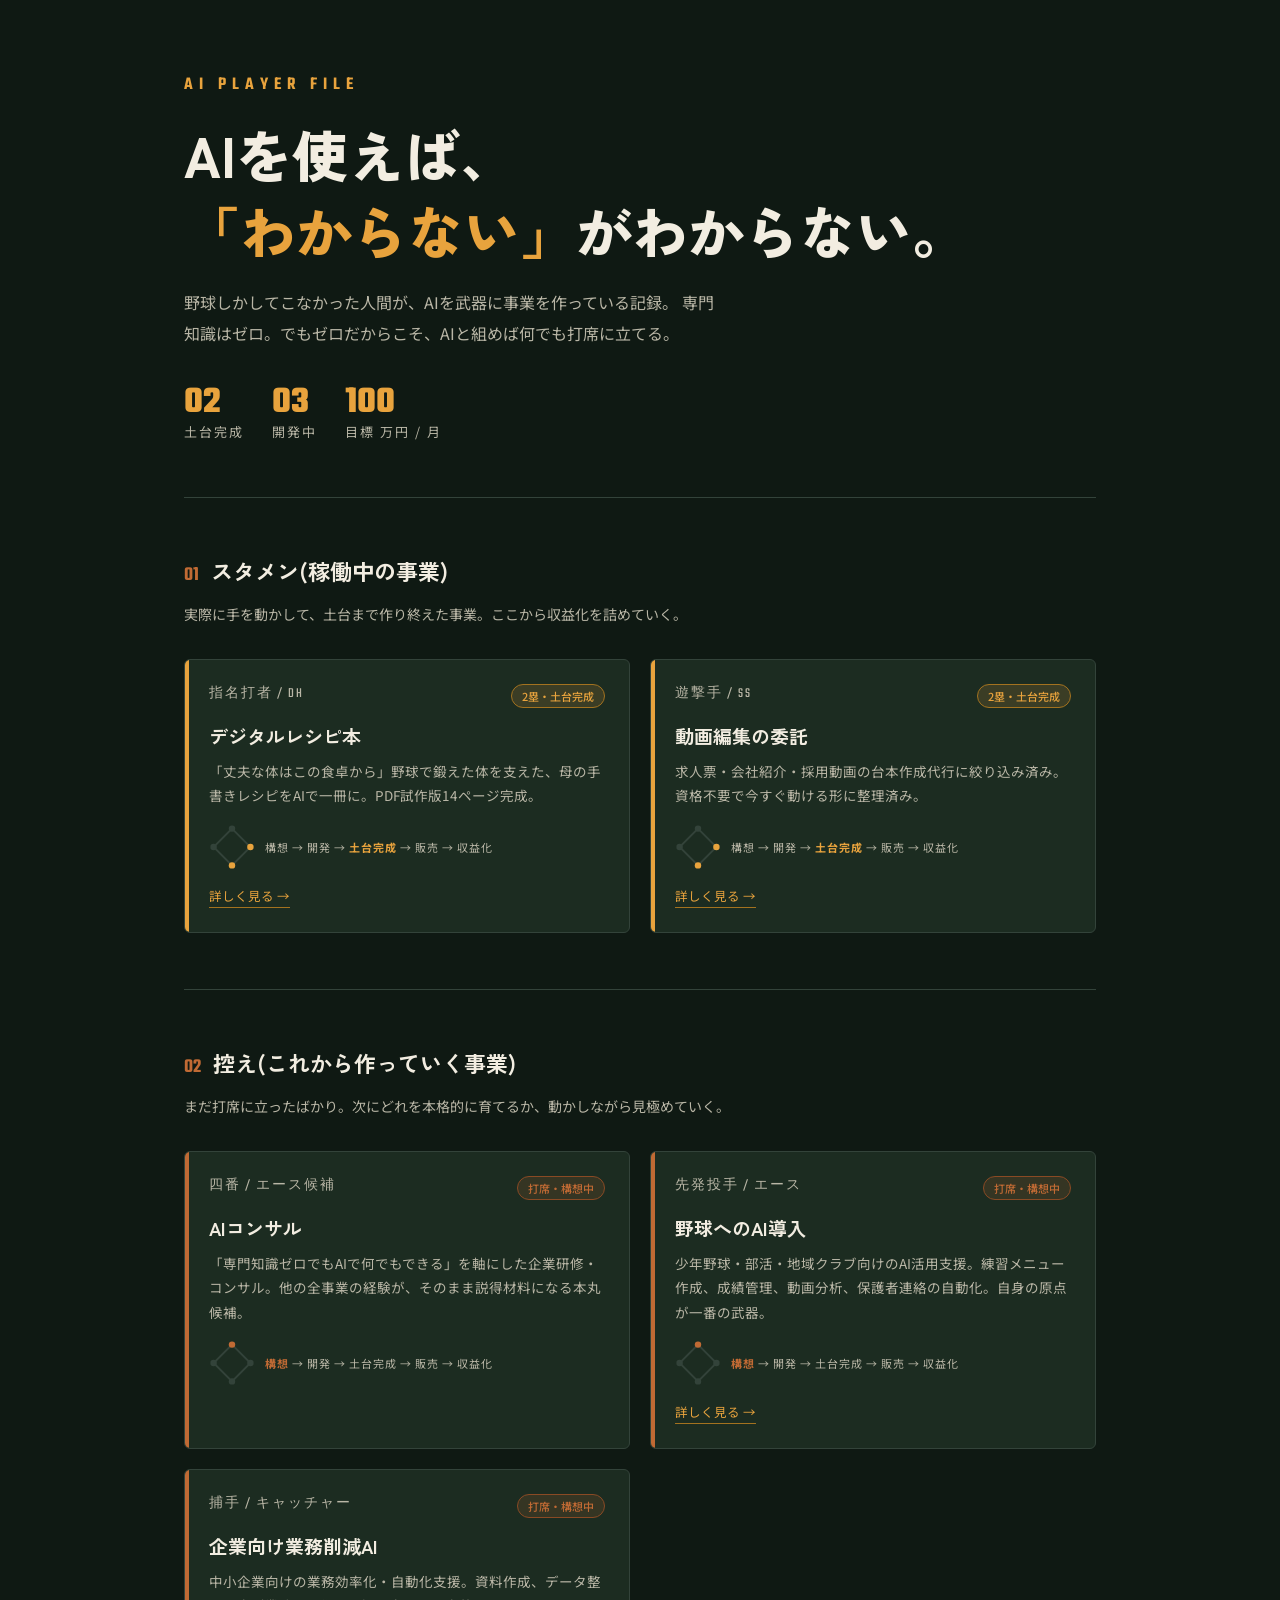
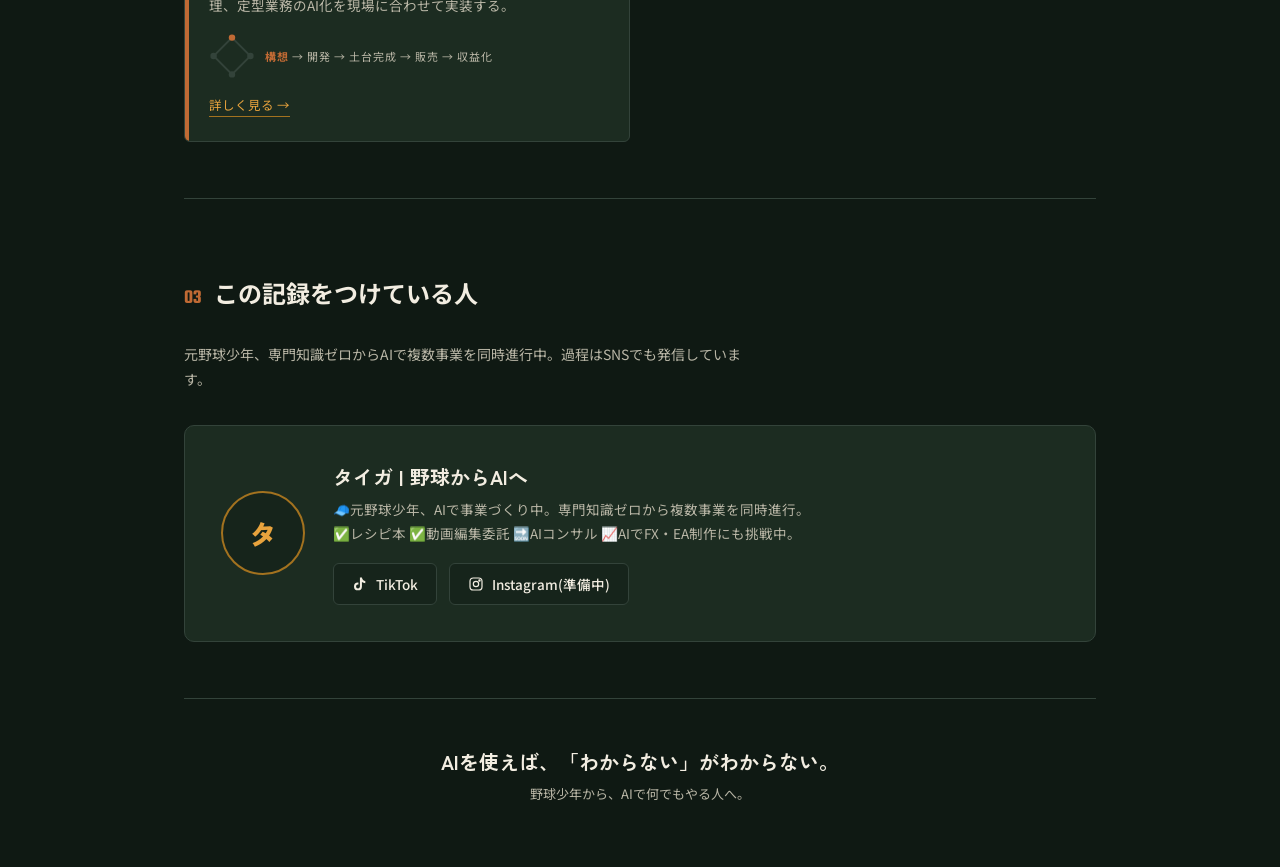
<file: index.html>
<!DOCTYPE html>
<html lang="ja">
<head>
<meta charset="UTF-8">
<meta name="viewport" content="width=device-width, initial-scale=1.0">
<title>AIを使えば、「わからない」がわからない。 | AI PLAYER FILE</title>
<meta name="description" content="野球しかしてこなかった人間が、AIを武器に事業を作っている記録。専門知識ゼロ、でもAIと組めば何でも打席に立てる。レシピ本・動画編集・AIコンサルなど複数事業を同時進行中。">

<!-- OGP -->
<meta property="og:type" content="website">
<meta property="og:title" content="AIを使えば、「わからない」がわからない。 | AI PLAYER FILE">
<meta property="og:description" content="野球しかしてこなかった人間が、AIを武器に事業を作っている記録。専門知識ゼロ、でもAIと組めば何でも打席に立てる。">
<meta property="og:site_name" content="AI PLAYER FILE">
<meta property="og:locale" content="ja_JP">
<!-- 公開URL確定後に og:url と og:image(1200x630推奨)を追加してください -->
<!-- <meta property="og:url" content="https://例のURL/"> -->
<!-- <meta property="og:image" content="https://例のURL/ogp.png"> -->

<!-- Twitter Card -->
<meta name="twitter:card" content="summary_large_image">
<meta name="twitter:title" content="AIを使えば、「わからない」がわからない。">
<meta name="twitter:description" content="野球しかしてこなかった人間が、AIを武器に事業を作っている記録。">

<link rel="preconnect" href="https://fonts.googleapis.com">
<link rel="preconnect" href="https://fonts.gstatic.com" crossorigin>
<link href="https://fonts.googleapis.com/css2?family=Zen+Kaku+Gothic+New:wght@500;700;900&family=Noto+Sans+JP:wght@400;500;700&family=Teko:wght@500;600;700&display=swap" rel="stylesheet">
<link rel="stylesheet" href="styles.css">
</head>
<body>

<div class="wrap">

  <!-- HERO -->
  <div class="hero">
    <div class="eyebrow">AI PLAYER FILE</div>
    <h1>AIを使えば、<br><span class="accent">「わからない」</span>がわからない。</h1>
    <p class="lead">
      野球しかしてこなかった人間が、AIを武器に事業を作っている記録。
      専門知識はゼロ。でもゼロだからこそ、AIと組めば何でも打席に立てる。
    </p>
    <div class="hero-meta">
      <div class="stat"><div class="n">02</div><div class="l">土台完成</div></div>
      <div class="stat"><div class="n">03</div><div class="l">開発中</div></div>
      <div class="stat"><div class="n">100</div><div class="l">目標 万円 / 月</div></div>
    </div>
  </div>

  <!-- ROSTER -->
  <div class="section">
    <div class="section-head">
      <span class="section-num">01</span>
      <h2>スタメン(稼働中の事業)</h2>
    </div>
    <p class="section-desc">実際に手を動かして、土台まで作り終えた事業。ここから収益化を詰めていく。</p>

    <div class="roster">

      <div class="card active">
        <div class="card-top">
          <span class="position">指名打者 / DH</span>
          <span class="badge done">2塁・土台完成</span>
        </div>
        <h3>デジタルレシピ本</h3>
        <p>「丈夫な体はこの食卓から」野球で鍛えた体を支えた、母の手書きレシピをAIで一冊に。PDF試作版14ページ完成。</p>
        <div class="diamond-row">
          <svg class="diamond" viewBox="0 0 100 100">
            <polygon points="50,10 90,50 50,90 10,50" fill="none" stroke="#33433a" stroke-width="4"/>
            <circle cx="90" cy="50" r="7" fill="#e8a33d"/>
            <circle cx="50" cy="90" r="7" fill="#e8a33d"/>
            <circle cx="10" cy="50" r="7" fill="#33433a"/>
            <circle cx="50" cy="10" r="7" fill="#33433a"/>
          </svg>
          <span class="diamond-label">構想 → 開発 → <b style="color:#e8a33d">土台完成</b> → 販売 → 収益化</span>
        </div>
        <a class="card-link" href="recipe-book.html">詳しく見る →</a>
      </div>

      <div class="card active">
        <div class="card-top">
          <span class="position">遊撃手 / SS</span>
          <span class="badge done">2塁・土台完成</span>
        </div>
        <h3>動画編集の委託</h3>
        <p>求人票・会社紹介・採用動画の台本作成代行に絞り込み済み。資格不要で今すぐ動ける形に整理済み。</p>
        <div class="diamond-row">
          <svg class="diamond" viewBox="0 0 100 100">
            <polygon points="50,10 90,50 50,90 10,50" fill="none" stroke="#33433a" stroke-width="4"/>
            <circle cx="90" cy="50" r="7" fill="#e8a33d"/>
            <circle cx="50" cy="90" r="7" fill="#e8a33d"/>
            <circle cx="10" cy="50" r="7" fill="#33433a"/>
            <circle cx="50" cy="10" r="7" fill="#33433a"/>
          </svg>
          <span class="diamond-label">構想 → 開発 → <b style="color:#e8a33d">土台完成</b> → 販売 → 収益化</span>
        </div>
        <a class="card-link" href="video-edit.html">詳しく見る →</a>
      </div>

    </div>
  </div>

  <!-- BENCH -->
  <div class="section">
    <div class="section-head">
      <span class="section-num">02</span>
      <h2>控え(これから作っていく事業)</h2>
    </div>
    <p class="section-desc">まだ打席に立ったばかり。次にどれを本格的に育てるか、動かしながら見極めていく。</p>

    <div class="roster">

      <div class="card">
        <div class="card-top">
          <span class="position">四番 / エース候補</span>
          <span class="badge dev">打席・構想中</span>
        </div>
        <h3>AIコンサル</h3>
        <p>「専門知識ゼロでもAIで何でもできる」を軸にした企業研修・コンサル。他の全事業の経験が、そのまま説得材料になる本丸候補。</p>
        <div class="diamond-row">
          <svg class="diamond" viewBox="0 0 100 100">
            <polygon points="50,10 90,50 50,90 10,50" fill="none" stroke="#33433a" stroke-width="4"/>
            <circle cx="90" cy="50" r="7" fill="#33433a"/>
            <circle cx="50" cy="90" r="7" fill="#33433a"/>
            <circle cx="10" cy="50" r="7" fill="#33433a"/>
            <circle cx="50" cy="10" r="7" fill="#c06a34"/>
          </svg>
          <span class="diamond-label"><b style="color:#c06a34">構想</b> → 開発 → 土台完成 → 販売 → 収益化</span>
        </div>
      </div>

      <div class="card">
        <div class="card-top">
          <span class="position">先発投手 / エース</span>
          <span class="badge dev">打席・構想中</span>
        </div>
        <h3>野球へのAI導入</h3>
        <p>少年野球・部活・地域クラブ向けのAI活用支援。練習メニュー作成、成績管理、動画分析、保護者連絡の自動化。自身の原点が一番の武器。</p>
        <div class="diamond-row">
          <svg class="diamond" viewBox="0 0 100 100">
            <polygon points="50,10 90,50 50,90 10,50" fill="none" stroke="#33433a" stroke-width="4"/>
            <circle cx="90" cy="50" r="7" fill="#33433a"/>
            <circle cx="50" cy="90" r="7" fill="#33433a"/>
            <circle cx="10" cy="50" r="7" fill="#33433a"/>
            <circle cx="50" cy="10" r="7" fill="#c06a34"/>
          </svg>
          <span class="diamond-label"><b style="color:#c06a34">構想</b> → 開発 → 土台完成 → 販売 → 収益化</span>
        </div>
        <a class="card-link" href="baseball-ai.html">詳しく見る →</a>
      </div>

      <div class="card">
        <div class="card-top">
          <span class="position">捕手 / キャッチャー</span>
          <span class="badge dev">打席・構想中</span>
        </div>
        <h3>企業向け業務削減AI</h3>
        <p>中小企業向けの業務効率化・自動化支援。資料作成、データ整理、定型業務のAI化を現場に合わせて実装する。</p>
        <div class="diamond-row">
          <svg class="diamond" viewBox="0 0 100 100">
            <polygon points="50,10 90,50 50,90 10,50" fill="none" stroke="#33433a" stroke-width="4"/>
            <circle cx="90" cy="50" r="7" fill="#33433a"/>
            <circle cx="50" cy="90" r="7" fill="#33433a"/>
            <circle cx="10" cy="50" r="7" fill="#33433a"/>
            <circle cx="50" cy="10" r="7" fill="#c06a34"/>
          </svg>
          <span class="diamond-label"><b style="color:#c06a34">構想</b> → 開発 → 土台完成 → 販売 → 収益化</span>
        </div>
        <a class="card-link" href="business-reduction-ai.html">詳しく見る →</a>
      </div>

    </div>
  </div>

  <!-- CTA -->
  <div class="cta">
    <div class="section-head">
      <span class="section-num">03</span>
      <h2>この記録をつけている人</h2>
    </div>
    <p class="section-desc">元野球少年、専門知識ゼロからAIで複数事業を同時進行中。過程はSNSでも発信しています。</p>

    <div class="cta-inner">
      <div class="cta-photo">タ</div>
      <div class="cta-body">
        <div class="cta-name">タイガ | 野球からAIへ</div>
        <p class="cta-desc">
          🧢元野球少年、AIで事業づくり中。専門知識ゼロから複数事業を同時進行。<br>
          ✅レシピ本 ✅動画編集委託 🔜AIコンサル 📈AIでFX・EA制作にも挑戦中。
        </p>
        <div class="cta-links">
          <a class="cta-link" href="https://www.tiktok.com/@taiga_ai_player" target="_blank" rel="noopener">
            <svg viewBox="0 0 24 24" fill="currentColor"><path d="M16.6 5.82c-1.02-.9-1.6-2.16-1.66-3.62h-3.05v13.5c0 1.6-1.3 2.9-2.9 2.9a2.9 2.9 0 01-2.9-2.9 2.9 2.9 0 013.55-2.83V9.7a5.94 5.94 0 00-.65-.04A5.95 5.95 0 003 15.6a5.95 5.95 0 0011.9 0V9.1a8.6 8.6 0 005.05 1.62V7.68a5.3 5.3 0 01-3.35-1.86z"/></svg>
            TikTok
          </a>
          <a class="cta-link" href="https://www.instagram.com/taiga_ai_player" target="_blank" rel="noopener">
            <svg viewBox="0 0 24 24" fill="none" stroke="currentColor" stroke-width="1.8"><rect x="3" y="3" width="18" height="18" rx="5"/><circle cx="12" cy="12" r="4"/><circle cx="17.2" cy="6.8" r="1"/></svg>
            Instagram(準備中)
          </a>
        </div>
      </div>
    </div>
  </div>

  <!-- FOOTER -->
  <div class="footer">
    <div class="catch">AIを使えば、「わからない」がわからない。</div>
    <div class="sub">野球少年から、AIで何でもやる人へ。</div>
  </div>

</div>

</body>
</html>
</file>
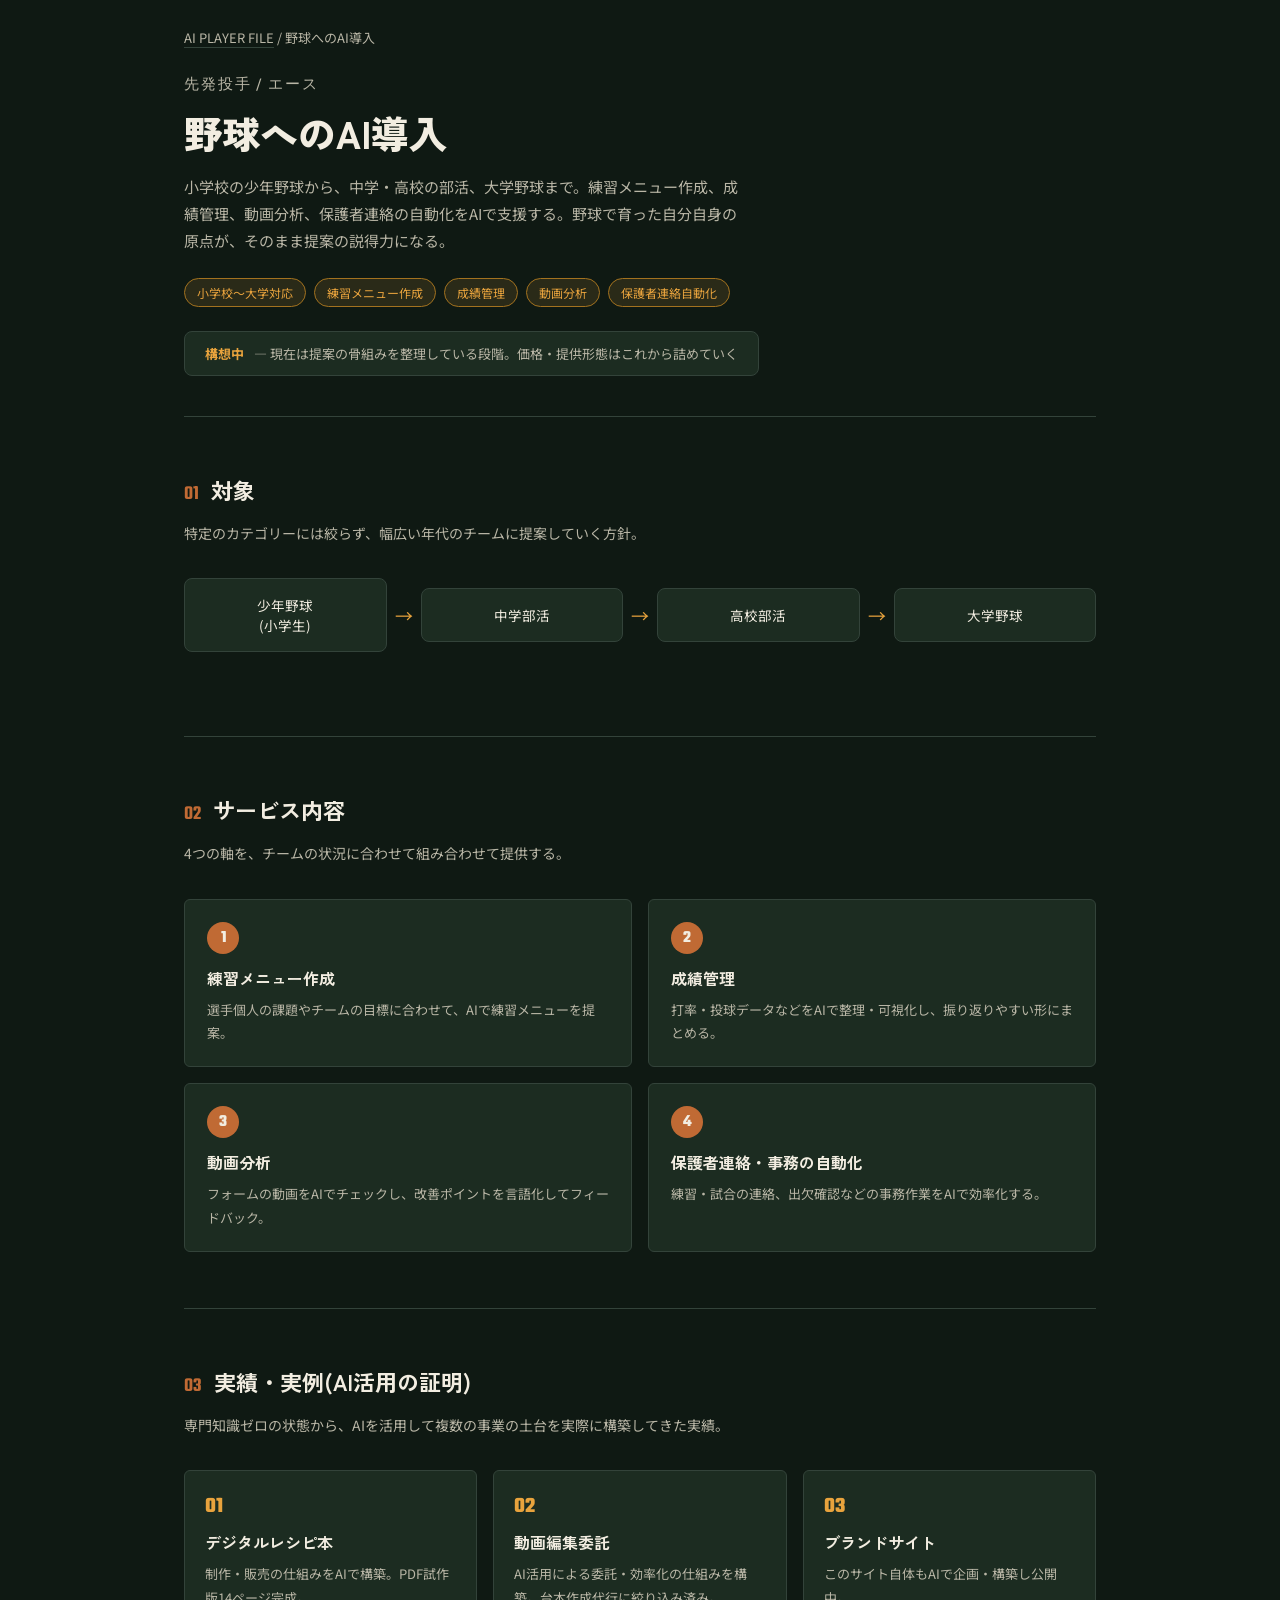
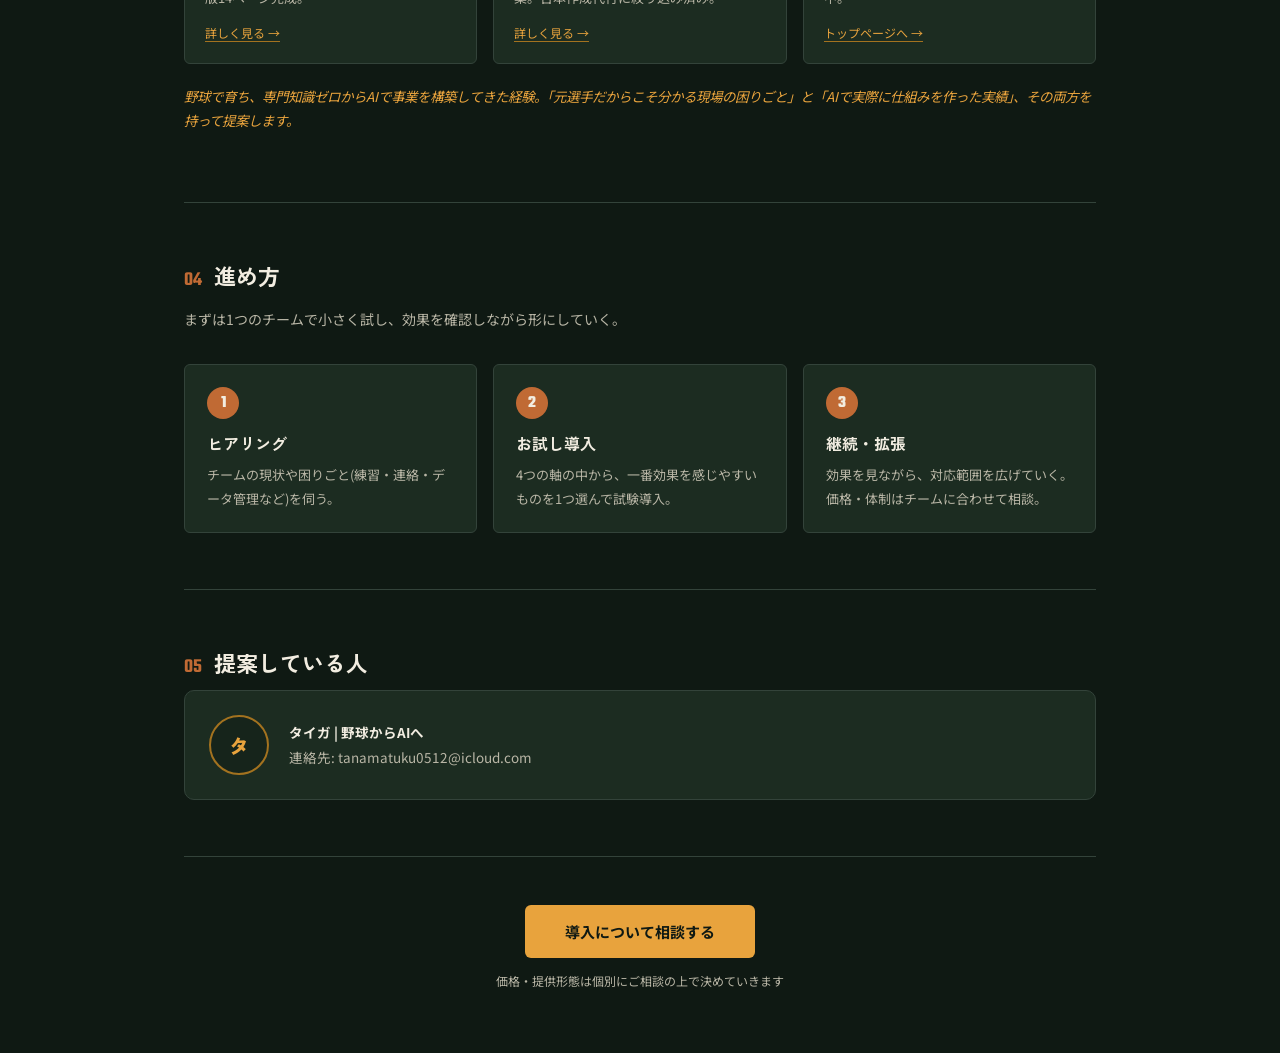
<file: baseball-ai.html>
<!DOCTYPE html>
<html lang="ja">
<head>
<meta charset="UTF-8">
<meta name="viewport" content="width=device-width, initial-scale=1.0">
<title>野球へのAI導入 | AI PLAYER FILE</title>
<meta name="description" content="少年野球から大学野球まで、AIで練習メニュー作成・成績管理・動画分析・保護者連絡を効率化。元野球少年が自身の原点を武器に提案するAI活用支援。">
<meta property="og:type" content="website">
<meta property="og:title" content="野球へのAI導入 | AI PLAYER FILE">
<meta property="og:description" content="小学校から大学まで、AIで練習メニュー・成績管理・動画分析・保護者連絡を効率化する。">
<meta property="og:site_name" content="AI PLAYER FILE">
<meta property="og:locale" content="ja_JP">
<link rel="preconnect" href="https://fonts.googleapis.com">
<link rel="preconnect" href="https://fonts.gstatic.com" crossorigin>
<link href="https://fonts.googleapis.com/css2?family=Zen+Kaku+Gothic+New:wght@500;700;900&family=Noto+Sans+JP:wght@400;500;700&family=Teko:wght@500;600;700&display=swap" rel="stylesheet">
<link rel="stylesheet" href="styles.css">
<style>
  .breadcrumb {
    padding-top: 28px;
    font-size: 13px;
    color: var(--chalk-dim);
  }
  .breadcrumb a { color: var(--chalk-dim); text-decoration: none; border-bottom: 1px solid var(--line); }
  .breadcrumb a:hover { color: var(--amber); border-color: var(--amber-dim); }

  .detail-hero {
    padding: 28px 0 40px;
    border-bottom: 1px solid var(--line);
  }
  .detail-position {
    font-family: "Teko", sans-serif;
    font-size: 15px;
    letter-spacing: 2px;
    color: var(--chalk-dim);
    margin-bottom: 10px;
  }
  .detail-hero h1 {
    font-family: "Zen Kaku Gothic New", sans-serif;
    font-weight: 900;
    font-size: clamp(26px, 5vw, 38px);
    line-height: 1.4;
    margin: 0 0 14px;
    color: var(--chalk);
  }
  .detail-tagline {
    font-size: 15px;
    color: var(--chalk-dim);
    line-height: 1.8;
    max-width: 560px;
    margin: 0 0 24px;
  }
  .tag-row {
    display: flex;
    gap: 8px;
    flex-wrap: wrap;
    margin-bottom: 24px;
  }
  .tag {
    font-size: 12px;
    padding: 5px 12px;
    border-radius: 20px;
    background: rgba(232,163,61,0.12);
    color: var(--amber);
    border: 1px solid var(--amber-dim);
  }
  .status-box {
    display: inline-flex;
    align-items: center;
    gap: 10px;
    background: var(--panel);
    border: 1px solid var(--line);
    border-radius: 8px;
    padding: 12px 20px;
    font-size: 13px;
    color: var(--chalk-dim);
  }
  .status-box b { color: var(--amber); font-weight: 700; }

  /* SERVICE GRID (4本柱) */
  .service-grid {
    display: grid;
    grid-template-columns: repeat(2, 1fr);
    gap: 16px;
  }
  @media (max-width: 640px) {
    .service-grid { grid-template-columns: 1fr; }
  }
  .service-card {
    background: var(--panel);
    border: 1px solid var(--line);
    border-radius: 6px;
    padding: 22px;
  }
  .service-badge {
    display: inline-flex;
    align-items: center;
    justify-content: center;
    width: 32px;
    height: 32px;
    border-radius: 50%;
    background: var(--clay);
    color: var(--chalk);
    font-family: "Teko", sans-serif;
    font-weight: 700;
    font-size: 17px;
    margin-bottom: 12px;
  }
  .service-card h4 {
    font-family: "Zen Kaku Gothic New", sans-serif;
    font-size: 16px;
    font-weight: 700;
    margin: 0 0 8px;
    color: var(--chalk);
  }
  .service-card p {
    font-size: 13px;
    color: var(--chalk-dim);
    line-height: 1.8;
    margin: 0;
  }

  /* TARGET RANGE */
  .range-row {
    display: flex;
    align-items: center;
    gap: 8px;
    flex-wrap: wrap;
    margin: 8px 0 28px;
  }
  .range-box {
    flex: 1;
    min-width: 110px;
    background: var(--panel);
    border: 1px solid var(--line);
    border-radius: 8px;
    padding: 16px;
    text-align: center;
    font-size: 13.5px;
    color: var(--chalk);
  }
  .range-arrow {
    color: var(--amber);
    font-size: 18px;
    flex-shrink: 0;
  }
  @media (max-width: 640px) {
    .range-row { flex-direction: column; }
    .range-arrow { transform: rotate(90deg); }
  }

  /* PROOF ROSTER */
  .proof-grid {
    display: grid;
    grid-template-columns: repeat(3, 1fr);
    gap: 16px;
  }
  @media (max-width: 720px) {
    .proof-grid { grid-template-columns: 1fr; }
  }
  .proof-card {
    background: var(--panel);
    border: 1px solid var(--line);
    border-radius: 6px;
    padding: 20px;
  }
  .proof-num {
    font-family: "Teko", sans-serif;
    font-size: 22px;
    color: var(--amber);
    font-weight: 700;
    margin-bottom: 8px;
  }
  .proof-card h4 {
    font-family: "Zen Kaku Gothic New", sans-serif;
    font-size: 16px;
    font-weight: 700;
    margin: 0 0 8px;
    color: var(--chalk);
  }
  .proof-card p {
    font-size: 13px;
    color: var(--chalk-dim);
    line-height: 1.8;
    margin: 0 0 10px;
  }
  .proof-card a {
    font-size: 12px;
    color: var(--amber);
    text-decoration: none;
    border-bottom: 1px solid var(--amber-dim);
  }
  .proof-card a:hover { color: var(--chalk); border-color: var(--chalk-dim); }
  .proof-quote {
    margin-top: 20px;
    font-size: 13.5px;
    color: var(--amber);
    font-style: italic;
    line-height: 1.8;
  }

  /* STEPS */
  .step-grid {
    display: grid;
    grid-template-columns: repeat(3, 1fr);
    gap: 16px;
  }
  @media (max-width: 720px) {
    .step-grid { grid-template-columns: 1fr; }
  }
  .step-card {
    background: var(--panel);
    border: 1px solid var(--line);
    border-radius: 6px;
    padding: 22px;
  }
  .step-badge {
    display: inline-flex;
    align-items: center;
    justify-content: center;
    width: 32px;
    height: 32px;
    border-radius: 50%;
    background: var(--clay);
    color: var(--chalk);
    font-family: "Teko", sans-serif;
    font-weight: 700;
    font-size: 17px;
    margin-bottom: 12px;
  }
  .step-card h4 {
    font-family: "Zen Kaku Gothic New", sans-serif;
    font-size: 16px;
    font-weight: 700;
    margin: 0 0 8px;
    color: var(--chalk);
  }
  .step-card p {
    font-size: 13px;
    color: var(--chalk-dim);
    line-height: 1.8;
    margin: 0;
  }

  /* CONTACT */
  .contact-box {
    display: flex;
    align-items: center;
    gap: 20px;
    background: var(--panel);
    border: 1px solid var(--line);
    border-radius: 10px;
    padding: 24px;
    flex-wrap: wrap;
  }
  .contact-photo {
    width: 60px;
    height: 60px;
    border-radius: 50%;
    background: var(--turf-2);
    border: 2px solid var(--amber-dim);
    flex-shrink: 0;
    display: flex;
    align-items: center;
    justify-content: center;
    font-family: "Zen Kaku Gothic New", sans-serif;
    font-size: 20px;
    font-weight: 900;
    color: var(--amber);
  }
  .contact-names { font-size: 13.5px; color: var(--chalk-dim); line-height: 1.9; }
  .contact-names b { color: var(--chalk); font-weight: 700; }

  .cta-final {
    padding: 48px 0 64px;
    text-align: center;
  }
  .buy-btn {
    display: inline-block;
    background: var(--amber);
    color: var(--turf);
    font-weight: 700;
    font-size: 15px;
    padding: 16px 40px;
    border-radius: 6px;
    text-decoration: none;
  }
  .buy-btn:hover { background: var(--chalk); }
  .cta-final .note { font-size: 12px; color: var(--chalk-dim); margin-top: 14px; }
</style>
</head>
<body>

<div class="wrap">

  <div class="breadcrumb"><a href="index.html">AI PLAYER FILE</a> / 野球へのAI導入</div>

  <!-- HERO -->
  <div class="detail-hero">
    <div class="detail-position">先発投手 / エース</div>
    <h1>野球へのAI導入</h1>
    <p class="detail-tagline">小学校の少年野球から、中学・高校の部活、大学野球まで。練習メニュー作成、成績管理、動画分析、保護者連絡の自動化をAIで支援する。野球で育った自分自身の原点が、そのまま提案の説得力になる。</p>

    <div class="tag-row">
      <span class="tag">小学校〜大学対応</span>
      <span class="tag">練習メニュー作成</span>
      <span class="tag">成績管理</span>
      <span class="tag">動画分析</span>
      <span class="tag">保護者連絡自動化</span>
    </div>

    <div class="status-box">
      <b>構想中</b> — 現在は提案の骨組みを整理している段階。価格・提供形態はこれから詰めていく
    </div>
  </div>

  <!-- 対象 -->
  <div class="section">
    <div class="section-head">
      <span class="section-num">01</span>
      <h2>対象</h2>
    </div>
    <p class="section-desc">特定のカテゴリーには絞らず、幅広い年代のチームに提案していく方針。</p>

    <div class="range-row">
      <div class="range-box">少年野球<br>(小学生)</div>
      <div class="range-arrow">→</div>
      <div class="range-box">中学部活</div>
      <div class="range-arrow">→</div>
      <div class="range-box">高校部活</div>
      <div class="range-arrow">→</div>
      <div class="range-box">大学野球</div>
    </div>
  </div>

  <!-- サービス内容 -->
  <div class="section">
    <div class="section-head">
      <span class="section-num">02</span>
      <h2>サービス内容</h2>
    </div>
    <p class="section-desc">4つの軸を、チームの状況に合わせて組み合わせて提供する。</p>

    <div class="service-grid">
      <div class="service-card">
        <div class="service-badge">1</div>
        <h4>練習メニュー作成</h4>
        <p>選手個人の課題やチームの目標に合わせて、AIで練習メニューを提案。</p>
      </div>
      <div class="service-card">
        <div class="service-badge">2</div>
        <h4>成績管理</h4>
        <p>打率・投球データなどをAIで整理・可視化し、振り返りやすい形にまとめる。</p>
      </div>
      <div class="service-card">
        <div class="service-badge">3</div>
        <h4>動画分析</h4>
        <p>フォームの動画をAIでチェックし、改善ポイントを言語化してフィードバック。</p>
      </div>
      <div class="service-card">
        <div class="service-badge">4</div>
        <h4>保護者連絡・事務の自動化</h4>
        <p>練習・試合の連絡、出欠確認などの事務作業をAIで効率化する。</p>
      </div>
    </div>
  </div>

  <!-- 実績 -->
  <div class="section">
    <div class="section-head">
      <span class="section-num">03</span>
      <h2>実績・実例(AI活用の証明)</h2>
    </div>
    <p class="section-desc">専門知識ゼロの状態から、AIを活用して複数の事業の土台を実際に構築してきた実績。</p>

    <div class="proof-grid">
      <div class="proof-card">
        <div class="proof-num">01</div>
        <h4>デジタルレシピ本</h4>
        <p>制作・販売の仕組みをAIで構築。PDF試作版14ページ完成。</p>
        <a href="recipe-book.html">詳しく見る →</a>
      </div>
      <div class="proof-card">
        <div class="proof-num">02</div>
        <h4>動画編集委託</h4>
        <p>AI活用による委託・効率化の仕組みを構築。台本作成代行に絞り込み済み。</p>
        <a href="video-edit.html">詳しく見る →</a>
      </div>
      <div class="proof-card">
        <div class="proof-num">03</div>
        <h4>ブランドサイト</h4>
        <p>このサイト自体もAIで企画・構築し公開中。</p>
        <a href="index.html">トップページへ →</a>
      </div>
    </div>

    <p class="proof-quote">野球で育ち、専門知識ゼロからAIで事業を構築してきた経験。「元選手だからこそ分かる現場の困りごと」と「AIで実際に仕組みを作った実績」、その両方を持って提案します。</p>
  </div>

  <!-- 進め方 -->
  <div class="section">
    <div class="section-head">
      <span class="section-num">04</span>
      <h2>進め方</h2>
    </div>
    <p class="section-desc">まずは1つのチームで小さく試し、効果を確認しながら形にしていく。</p>

    <div class="step-grid">
      <div class="step-card">
        <div class="step-badge">1</div>
        <h4>ヒアリング</h4>
        <p>チームの現状や困りごと(練習・連絡・データ管理など)を伺う。</p>
      </div>
      <div class="step-card">
        <div class="step-badge">2</div>
        <h4>お試し導入</h4>
        <p>4つの軸の中から、一番効果を感じやすいものを1つ選んで試験導入。</p>
      </div>
      <div class="step-card">
        <div class="step-badge">3</div>
        <h4>継続・拡張</h4>
        <p>効果を見ながら、対応範囲を広げていく。価格・体制はチームに合わせて相談。</p>
      </div>
    </div>
  </div>

  <!-- 問い合わせ -->
  <div class="section">
    <div class="section-head">
      <span class="section-num">05</span>
      <h2>提案している人</h2>
    </div>
    <div class="contact-box">
      <div class="contact-photo">タ</div>
      <div class="contact-names">
        <b>タイガ | 野球からAIへ</b><br>
        連絡先: tanamatuku0512@icloud.com
      </div>
    </div>
  </div>

  <!-- FINAL CTA -->
  <div class="cta-final">
    <a class="buy-btn" href="mailto:tanamatuku0512@icloud.com">導入について相談する</a>
    <div class="note">価格・提供形態は個別にご相談の上で決めていきます</div>
  </div>

</div>

</body>
</html>
</file>
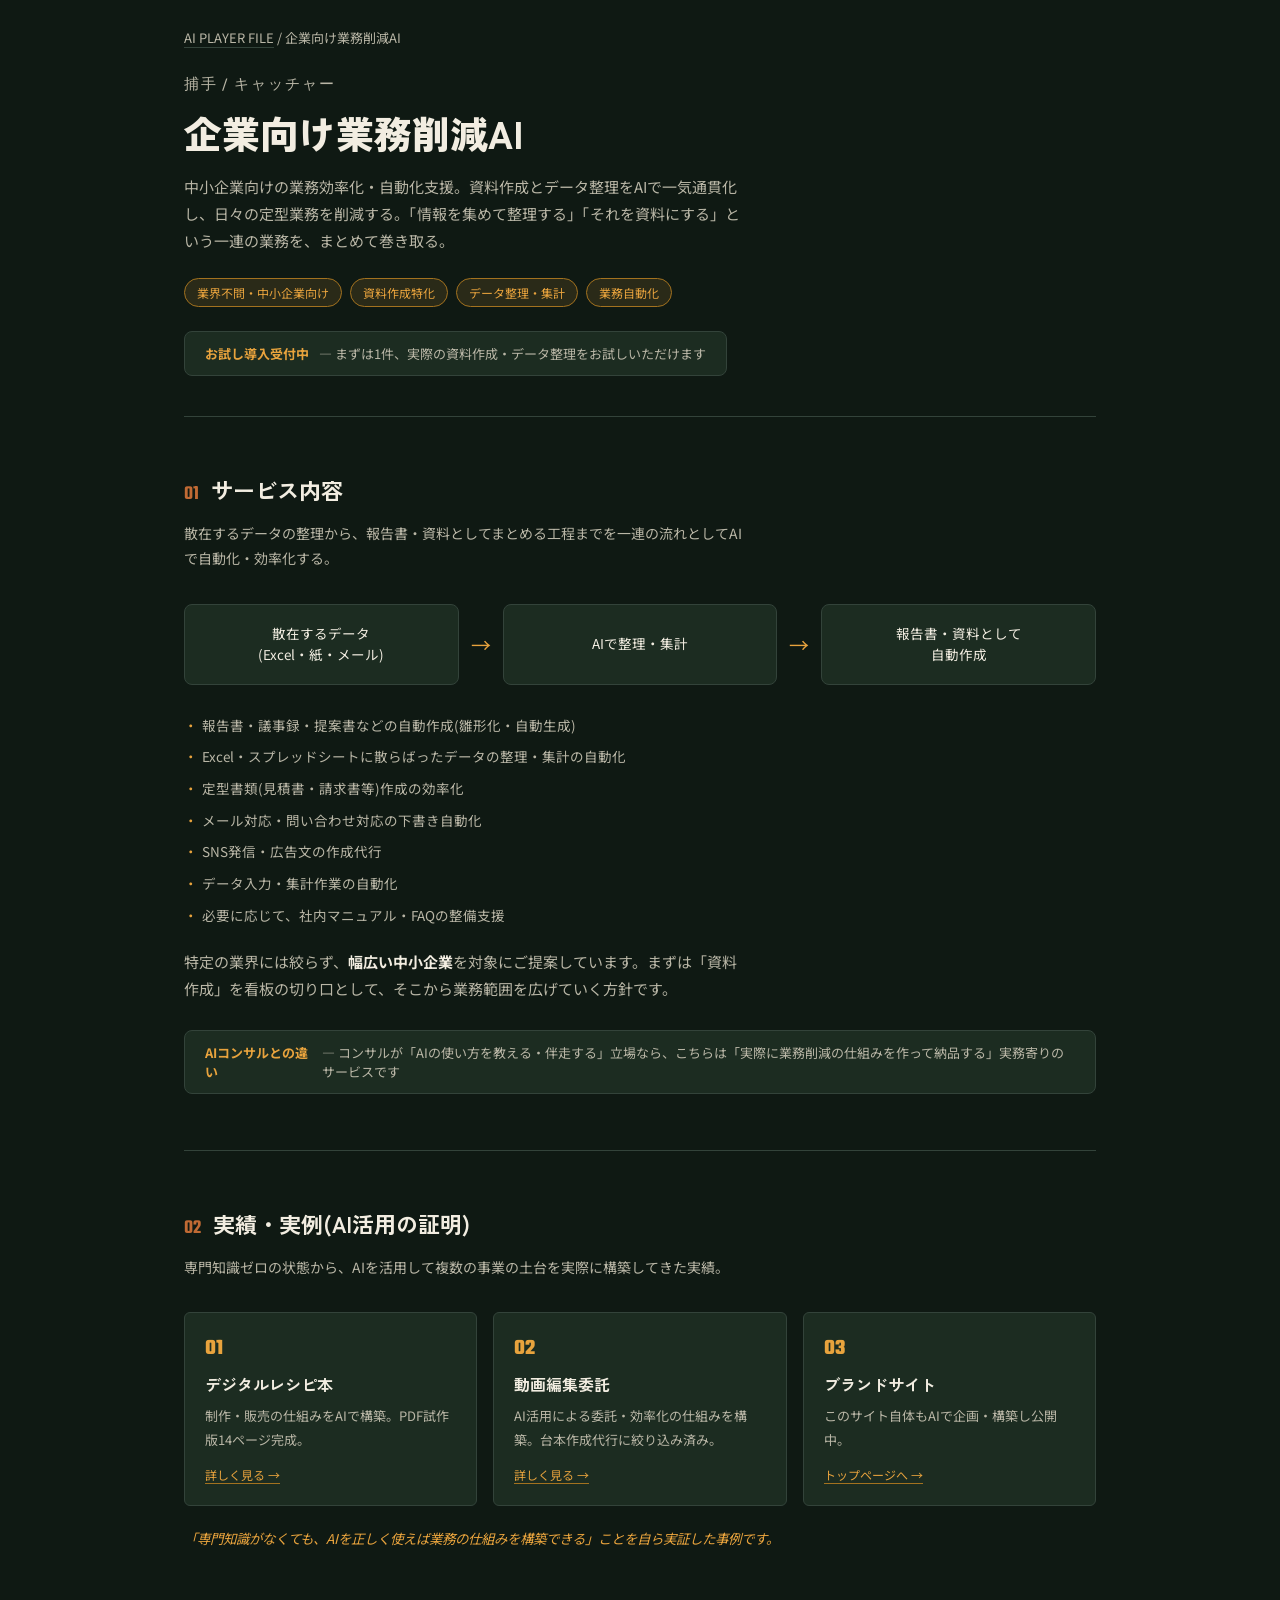
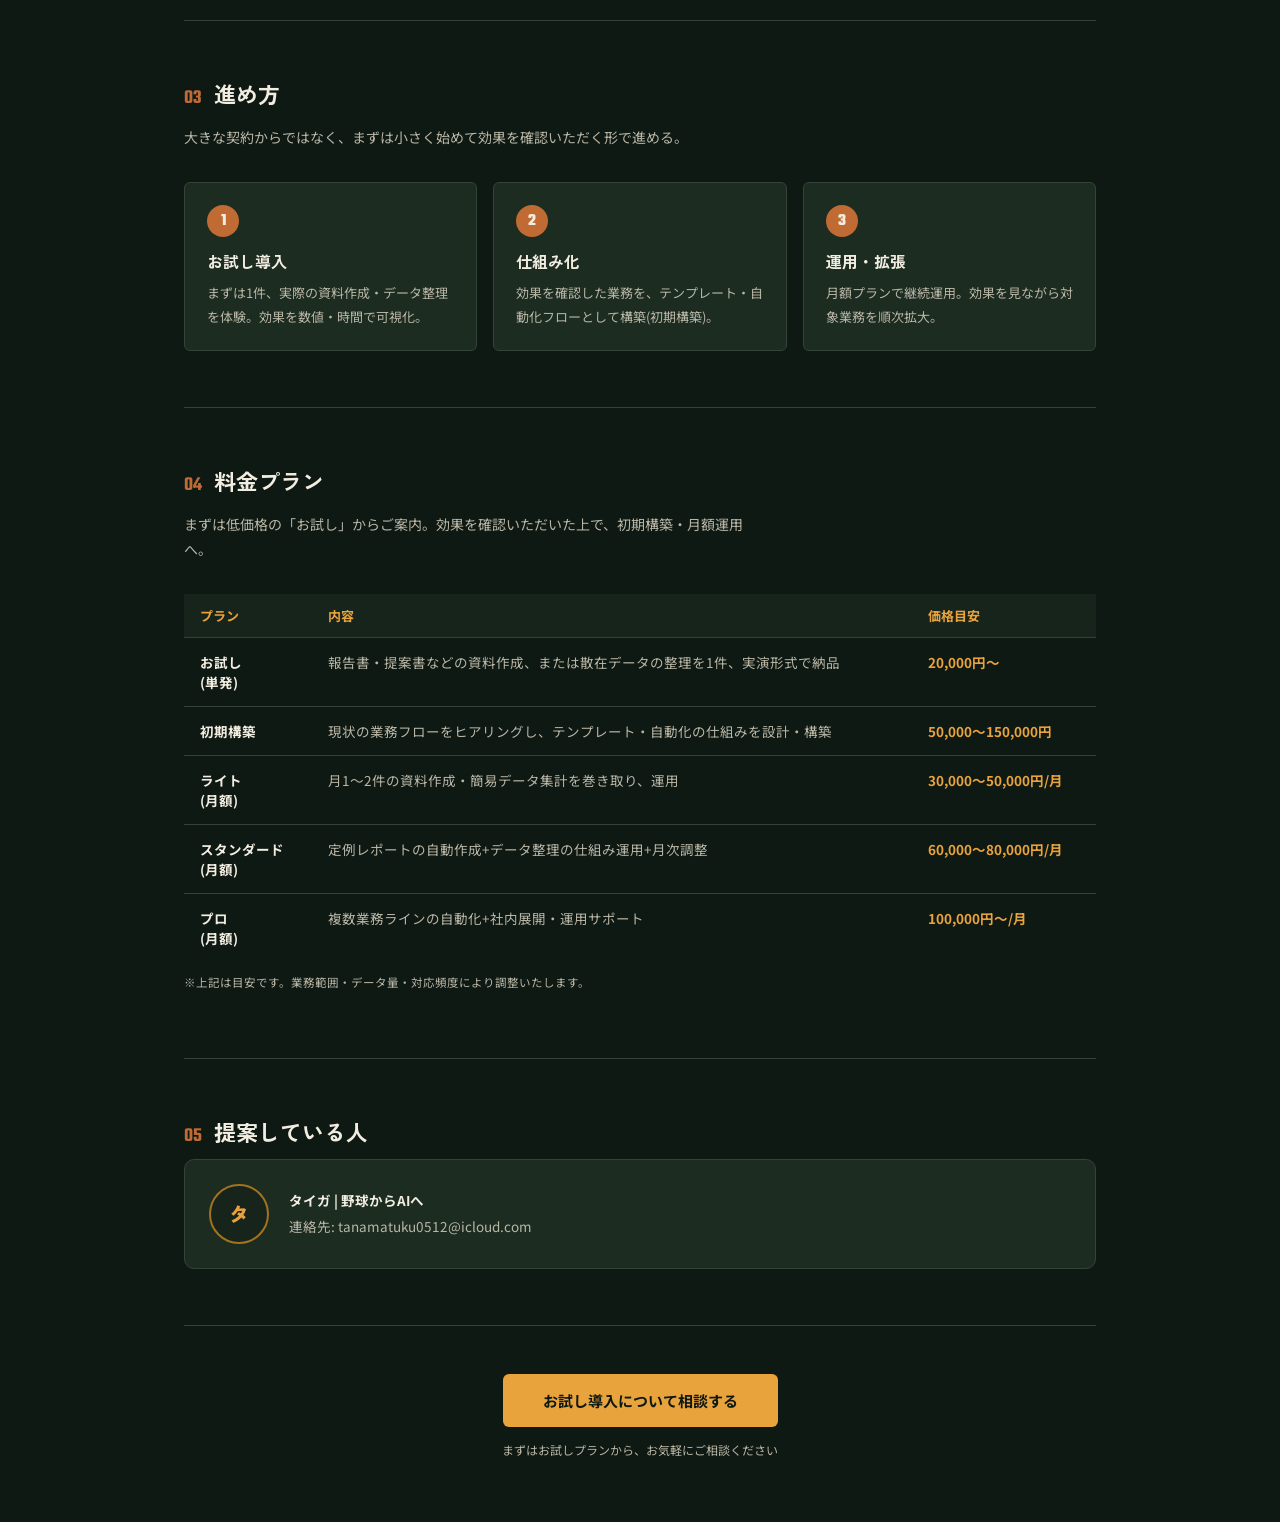
<file: business-reduction-ai.html>
<!DOCTYPE html>
<html lang="ja">
<head>
<meta charset="UTF-8">
<meta name="viewport" content="width=device-width, initial-scale=1.0">
<title>企業向け業務削減AI | AI PLAYER FILE</title>
<meta name="description" content="中小企業向けの業務効率化・自動化支援。資料作成とデータ整理をAIで一気通貫化し、日々の定型業務を削減する。専門知識ゼロからAIで事業を作ってきた実績を、そのまま企業の業務削減に活かす。">
<meta property="og:type" content="website">
<meta property="og:title" content="企業向け業務削減AI | AI PLAYER FILE">
<meta property="og:description" content="資料作成とデータ整理をAIで一気通貫化し、中小企業の定型業務を削減する。">
<meta property="og:site_name" content="AI PLAYER FILE">
<meta property="og:locale" content="ja_JP">
<link rel="preconnect" href="https://fonts.googleapis.com">
<link rel="preconnect" href="https://fonts.gstatic.com" crossorigin>
<link href="https://fonts.googleapis.com/css2?family=Zen+Kaku+Gothic+New:wght@500;700;900&family=Noto+Sans+JP:wght@400;500;700&family=Teko:wght@500;600;700&display=swap" rel="stylesheet">
<link rel="stylesheet" href="styles.css">
<style>
  .breadcrumb {
    padding-top: 28px;
    font-size: 13px;
    color: var(--chalk-dim);
  }
  .breadcrumb a { color: var(--chalk-dim); text-decoration: none; border-bottom: 1px solid var(--line); }
  .breadcrumb a:hover { color: var(--amber); border-color: var(--amber-dim); }

  .detail-hero {
    padding: 28px 0 40px;
    border-bottom: 1px solid var(--line);
  }
  .detail-position {
    font-family: "Teko", sans-serif;
    font-size: 15px;
    letter-spacing: 2px;
    color: var(--chalk-dim);
    margin-bottom: 10px;
  }
  .detail-hero h1 {
    font-family: "Zen Kaku Gothic New", sans-serif;
    font-weight: 900;
    font-size: clamp(26px, 5vw, 38px);
    line-height: 1.4;
    margin: 0 0 14px;
    color: var(--chalk);
  }
  .detail-tagline {
    font-size: 15px;
    color: var(--chalk-dim);
    line-height: 1.8;
    max-width: 560px;
    margin: 0 0 24px;
  }
  .tag-row {
    display: flex;
    gap: 8px;
    flex-wrap: wrap;
    margin-bottom: 24px;
  }
  .tag {
    font-size: 12px;
    padding: 5px 12px;
    border-radius: 20px;
    background: rgba(232,163,61,0.12);
    color: var(--amber);
    border: 1px solid var(--amber-dim);
  }
  .status-box {
    display: inline-flex;
    align-items: center;
    gap: 10px;
    background: var(--panel);
    border: 1px solid var(--line);
    border-radius: 8px;
    padding: 12px 20px;
    font-size: 13px;
    color: var(--chalk-dim);
  }
  .status-box b { color: var(--amber); font-weight: 700; }

  /* FLOW */
  .flow-row {
    display: flex;
    align-items: stretch;
    gap: 10px;
    flex-wrap: wrap;
    margin: 8px 0 28px;
  }
  .flow-box {
    flex: 1;
    min-width: 160px;
    background: var(--panel);
    border: 1px solid var(--line);
    border-radius: 8px;
    padding: 18px 16px;
    font-size: 13.5px;
    color: var(--chalk);
    text-align: center;
    display: flex;
    align-items: center;
    justify-content: center;
    line-height: 1.6;
  }
  .flow-arrow {
    display: flex;
    align-items: center;
    justify-content: center;
    color: var(--amber);
    font-size: 20px;
    flex-shrink: 0;
    width: 24px;
  }
  @media (max-width: 640px) {
    .flow-row { flex-direction: column; }
    .flow-arrow { transform: rotate(90deg); width: auto; padding: 4px 0; }
  }

  .list-plain {
    margin: 0 0 8px;
    padding: 0;
    list-style: none;
  }
  .list-plain li {
    font-size: 13.5px;
    color: var(--chalk-dim);
    line-height: 1.9;
    padding-left: 18px;
    position: relative;
    margin-bottom: 6px;
  }
  .list-plain li::before {
    content: "・";
    position: absolute;
    left: 0;
    color: var(--amber);
  }

  /* PROOF ROSTER (小型カード) */
  .proof-grid {
    display: grid;
    grid-template-columns: repeat(3, 1fr);
    gap: 16px;
  }
  @media (max-width: 720px) {
    .proof-grid { grid-template-columns: 1fr; }
  }
  .proof-card {
    background: var(--panel);
    border: 1px solid var(--line);
    border-radius: 6px;
    padding: 20px;
  }
  .proof-num {
    font-family: "Teko", sans-serif;
    font-size: 22px;
    color: var(--amber);
    font-weight: 700;
    margin-bottom: 8px;
  }
  .proof-card h4 {
    font-family: "Zen Kaku Gothic New", sans-serif;
    font-size: 16px;
    font-weight: 700;
    margin: 0 0 8px;
    color: var(--chalk);
  }
  .proof-card p {
    font-size: 13px;
    color: var(--chalk-dim);
    line-height: 1.8;
    margin: 0 0 10px;
  }
  .proof-card a {
    font-size: 12px;
    color: var(--amber);
    text-decoration: none;
    border-bottom: 1px solid var(--amber-dim);
  }
  .proof-card a:hover { color: var(--chalk); border-color: var(--chalk-dim); }
  .proof-quote {
    margin-top: 20px;
    font-size: 13.5px;
    color: var(--amber);
    font-style: italic;
    line-height: 1.8;
  }

  /* STEPS */
  .step-grid {
    display: grid;
    grid-template-columns: repeat(3, 1fr);
    gap: 16px;
  }
  @media (max-width: 720px) {
    .step-grid { grid-template-columns: 1fr; }
  }
  .step-card {
    background: var(--panel);
    border: 1px solid var(--line);
    border-radius: 6px;
    padding: 22px;
  }
  .step-badge {
    display: inline-flex;
    align-items: center;
    justify-content: center;
    width: 32px;
    height: 32px;
    border-radius: 50%;
    background: var(--clay);
    color: var(--chalk);
    font-family: "Teko", sans-serif;
    font-weight: 700;
    font-size: 17px;
    margin-bottom: 12px;
  }
  .step-card h4 {
    font-family: "Zen Kaku Gothic New", sans-serif;
    font-size: 16px;
    font-weight: 700;
    margin: 0 0 8px;
    color: var(--chalk);
  }
  .step-card p {
    font-size: 13px;
    color: var(--chalk-dim);
    line-height: 1.8;
    margin: 0;
  }

  /* PRICE TABLE */
  .price-table {
    width: 100%;
    border-collapse: collapse;
    font-size: 13.5px;
  }
  .price-table th {
    text-align: left;
    background: var(--turf-2);
    color: var(--amber);
    font-weight: 700;
    padding: 12px 16px;
    border-bottom: 1px solid var(--line);
    font-size: 13px;
  }
  .price-table td {
    padding: 14px 16px;
    border-bottom: 1px solid var(--line);
    color: var(--chalk-dim);
    vertical-align: top;
  }
  .price-table tr:last-child td { border-bottom: none; }
  .price-table td.plan { color: var(--chalk); font-weight: 700; white-space: nowrap; }
  .price-table td.price { color: var(--amber); font-weight: 700; white-space: nowrap; }
  .price-note {
    font-size: 11.5px;
    color: var(--chalk-dim);
    margin-top: 12px;
  }

  /* CONTACT */
  .contact-box {
    display: flex;
    align-items: center;
    gap: 20px;
    background: var(--panel);
    border: 1px solid var(--line);
    border-radius: 10px;
    padding: 24px;
    flex-wrap: wrap;
  }
  .contact-photo {
    width: 60px;
    height: 60px;
    border-radius: 50%;
    background: var(--turf-2);
    border: 2px solid var(--amber-dim);
    flex-shrink: 0;
    display: flex;
    align-items: center;
    justify-content: center;
    font-family: "Zen Kaku Gothic New", sans-serif;
    font-size: 20px;
    font-weight: 900;
    color: var(--amber);
  }
  .contact-names { font-size: 13.5px; color: var(--chalk-dim); line-height: 1.9; }
  .contact-names b { color: var(--chalk); font-weight: 700; }

  .cta-final {
    padding: 48px 0 64px;
    text-align: center;
  }
  .buy-btn {
    display: inline-block;
    background: var(--amber);
    color: var(--turf);
    font-weight: 700;
    font-size: 15px;
    padding: 16px 40px;
    border-radius: 6px;
    text-decoration: none;
  }
  .buy-btn:hover { background: var(--chalk); }
  .cta-final .note { font-size: 12px; color: var(--chalk-dim); margin-top: 14px; }
</style>
</head>
<body>

<div class="wrap">

  <div class="breadcrumb"><a href="index.html">AI PLAYER FILE</a> / 企業向け業務削減AI</div>

  <!-- HERO -->
  <div class="detail-hero">
    <div class="detail-position">捕手 / キャッチャー</div>
    <h1>企業向け業務削減AI</h1>
    <p class="detail-tagline">中小企業向けの業務効率化・自動化支援。資料作成とデータ整理をAIで一気通貫化し、日々の定型業務を削減する。「情報を集めて整理する」「それを資料にする」という一連の業務を、まとめて巻き取る。</p>

    <div class="tag-row">
      <span class="tag">業界不問・中小企業向け</span>
      <span class="tag">資料作成特化</span>
      <span class="tag">データ整理・集計</span>
      <span class="tag">業務自動化</span>
    </div>

    <div class="status-box">
      <b>お試し導入受付中</b> — まずは1件、実際の資料作成・データ整理をお試しいただけます
    </div>
  </div>

  <!-- サービス内容 -->
  <div class="section">
    <div class="section-head">
      <span class="section-num">01</span>
      <h2>サービス内容</h2>
    </div>
    <p class="section-desc">散在するデータの整理から、報告書・資料としてまとめる工程までを一連の流れとしてAIで自動化・効率化する。</p>

    <div class="flow-row">
      <div class="flow-box">散在するデータ<br>(Excel・紙・メール)</div>
      <div class="flow-arrow">→</div>
      <div class="flow-box">AIで整理・集計</div>
      <div class="flow-arrow">→</div>
      <div class="flow-box">報告書・資料として<br>自動作成</div>
    </div>

    <ul class="list-plain">
      <li>報告書・議事録・提案書などの自動作成(雛形化・自動生成)</li>
      <li>Excel・スプレッドシートに散らばったデータの整理・集計の自動化</li>
      <li>定型書類(見積書・請求書等)作成の効率化</li>
      <li>メール対応・問い合わせ対応の下書き自動化</li>
      <li>SNS発信・広告文の作成代行</li>
      <li>データ入力・集計作業の自動化</li>
      <li>必要に応じて、社内マニュアル・FAQの整備支援</li>
    </ul>

    <p class="detail-tagline" style="margin-top:20px;">
      特定の業界には絞らず、<b style="color:var(--chalk)">幅広い中小企業</b>を対象にご提案しています。まずは「資料作成」を看板の切り口として、そこから業務範囲を広げていく方針です。
    </p>

    <div class="status-box" style="margin-top:4px;">
      <b>AIコンサルとの違い</b> — コンサルが「AIの使い方を教える・伴走する」立場なら、こちらは「実際に業務削減の仕組みを作って納品する」実務寄りのサービスです
    </div>
  </div>

  <!-- 実績 -->
  <div class="section">
    <div class="section-head">
      <span class="section-num">02</span>
      <h2>実績・実例(AI活用の証明)</h2>
    </div>
    <p class="section-desc">専門知識ゼロの状態から、AIを活用して複数の事業の土台を実際に構築してきた実績。</p>

    <div class="proof-grid">
      <div class="proof-card">
        <div class="proof-num">01</div>
        <h4>デジタルレシピ本</h4>
        <p>制作・販売の仕組みをAIで構築。PDF試作版14ページ完成。</p>
        <a href="recipe-book.html">詳しく見る →</a>
      </div>
      <div class="proof-card">
        <div class="proof-num">02</div>
        <h4>動画編集委託</h4>
        <p>AI活用による委託・効率化の仕組みを構築。台本作成代行に絞り込み済み。</p>
        <a href="video-edit.html">詳しく見る →</a>
      </div>
      <div class="proof-card">
        <div class="proof-num">03</div>
        <h4>ブランドサイト</h4>
        <p>このサイト自体もAIで企画・構築し公開中。</p>
        <a href="index.html">トップページへ →</a>
      </div>
    </div>

    <p class="proof-quote">「専門知識がなくても、AIを正しく使えば業務の仕組みを構築できる」ことを自ら実証した事例です。</p>
  </div>

  <!-- 進め方 -->
  <div class="section">
    <div class="section-head">
      <span class="section-num">03</span>
      <h2>進め方</h2>
    </div>
    <p class="section-desc">大きな契約からではなく、まずは小さく始めて効果を確認いただく形で進める。</p>

    <div class="step-grid">
      <div class="step-card">
        <div class="step-badge">1</div>
        <h4>お試し導入</h4>
        <p>まずは1件、実際の資料作成・データ整理を体験。効果を数値・時間で可視化。</p>
      </div>
      <div class="step-card">
        <div class="step-badge">2</div>
        <h4>仕組み化</h4>
        <p>効果を確認した業務を、テンプレート・自動化フローとして構築(初期構築)。</p>
      </div>
      <div class="step-card">
        <div class="step-badge">3</div>
        <h4>運用・拡張</h4>
        <p>月額プランで継続運用。効果を見ながら対象業務を順次拡大。</p>
      </div>
    </div>
  </div>

  <!-- 料金 -->
  <div class="section">
    <div class="section-head">
      <span class="section-num">04</span>
      <h2>料金プラン</h2>
    </div>
    <p class="section-desc">まずは低価格の「お試し」からご案内。効果を確認いただいた上で、初期構築・月額運用へ。</p>

    <table class="price-table">
      <tr><th>プラン</th><th>内容</th><th>価格目安</th></tr>
      <tr>
        <td class="plan">お試し<br>(単発)</td>
        <td>報告書・提案書などの資料作成、または散在データの整理を1件、実演形式で納品</td>
        <td class="price">20,000円〜</td>
      </tr>
      <tr>
        <td class="plan">初期構築</td>
        <td>現状の業務フローをヒアリングし、テンプレート・自動化の仕組みを設計・構築</td>
        <td class="price">50,000〜150,000円</td>
      </tr>
      <tr>
        <td class="plan">ライト<br>(月額)</td>
        <td>月1〜2件の資料作成・簡易データ集計を巻き取り、運用</td>
        <td class="price">30,000〜50,000円/月</td>
      </tr>
      <tr>
        <td class="plan">スタンダード<br>(月額)</td>
        <td>定例レポートの自動作成+データ整理の仕組み運用+月次調整</td>
        <td class="price">60,000〜80,000円/月</td>
      </tr>
      <tr>
        <td class="plan">プロ<br>(月額)</td>
        <td>複数業務ラインの自動化+社内展開・運用サポート</td>
        <td class="price">100,000円〜/月</td>
      </tr>
    </table>
    <p class="price-note">※上記は目安です。業務範囲・データ量・対応頻度により調整いたします。</p>
  </div>

  <!-- 問い合わせ -->
  <div class="section">
    <div class="section-head">
      <span class="section-num">05</span>
      <h2>提案している人</h2>
    </div>
    <div class="contact-box">
      <div class="contact-photo">タ</div>
      <div class="contact-names">
        <b>タイガ | 野球からAIへ</b><br>
        連絡先: tanamatuku0512@icloud.com
      </div>
    </div>
  </div>

  <!-- FINAL CTA -->
  <div class="cta-final">
    <a class="buy-btn" href="mailto:tanamatuku0512@icloud.com">お試し導入について相談する</a>
    <div class="note">まずはお試しプランから、お気軽にご相談ください</div>
  </div>

</div>

</body>
</html>
</file>
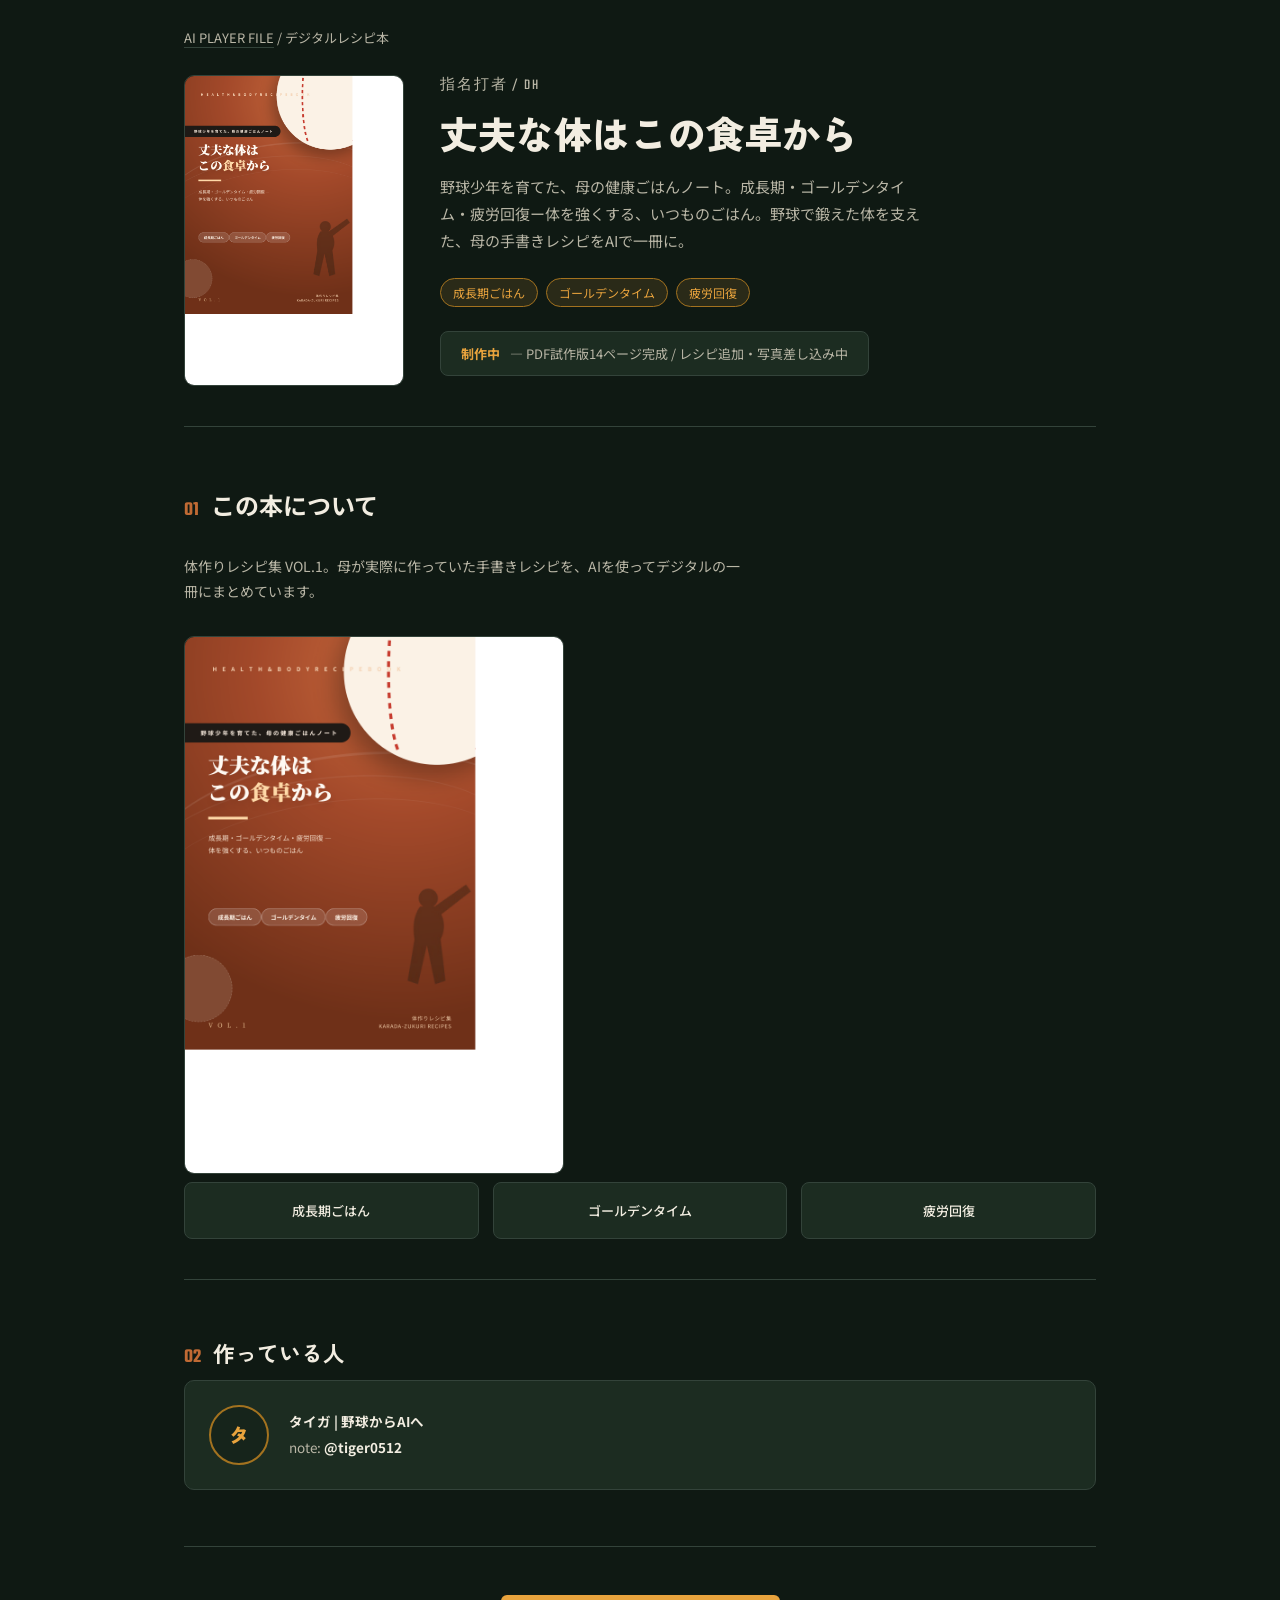
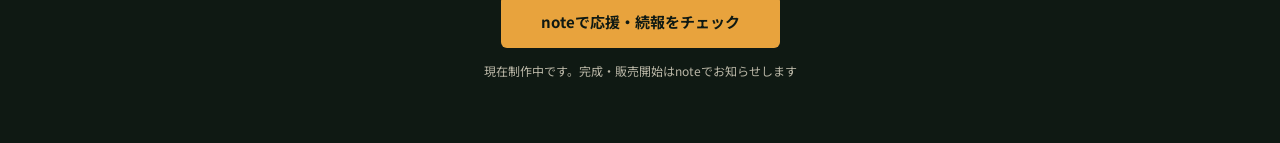
<file: recipe-book.html>
<!DOCTYPE html>
<html lang="ja">
<head>
<meta charset="UTF-8">
<meta name="viewport" content="width=device-width, initial-scale=1.0">
<title>デジタルレシピ本「丈夫な体はこの食卓から」 | AI PLAYER FILE</title> 
<meta name="description" content="野球少年を育てた、母の健康ごはんノート。成長期・ゴールデンタイム・疲労回復ー体を強くする、いつものごはん。AIで制作中のデジタルレシピ本、noteで公開予定。">
<meta property="og:type" content="website">
<meta property="og:title" content="デジタルレシピ本「丈夫な体はこの食卓から」 | AI PLAYER FILE">
<meta property="og:description" content="野球少年を育てた、母の健康ごはんノート。成長期・ゴールデンタイム・疲労回復ー体を強くする、いつものごはん。">
<meta property="og:site_name" content="AI PLAYER FILE">
<meta property="og:locale" content="ja_JP">
<link rel="preconnect" href="https://fonts.googleapis.com">
<link rel="preconnect" href="https://fonts.gstatic.com" crossorigin>
<link href="https://fonts.googleapis.com/css2?family=Zen+Kaku+Gothic+New:wght@500;700;900&family=Noto+Sans+JP:wght@400;500;700&family=Teko:wght@500;600;700&display=swap" rel="stylesheet">
<link rel="stylesheet" href="styles.css">
<style>
  .breadcrumb {
    padding-top: 28px;
    font-size: 13px;
    color: var(--chalk-dim);
  }
  .breadcrumb a { color: var(--chalk-dim); text-decoration: none; border-bottom: 1px solid var(--line); }
  .breadcrumb a:hover { color: var(--amber); border-color: var(--amber-dim); }

  .detail-hero {
    padding: 28px 0 40px;
    border-bottom: 1px solid var(--line);
    display: flex;
    gap: 36px;
    flex-wrap: wrap;
    align-items: flex-start;
  }
  .detail-hero-text { flex: 1; min-width: 280px; }
  .detail-cover {
    width: 220px;
    flex-shrink: 0;
    border-radius: 10px;
    overflow: hidden;
    border: 1px solid var(--line);
  }
  .detail-cover img { width: 100%; display: block; }
  .detail-position {
    font-family: "Teko", sans-serif;
    font-size: 15px;
    letter-spacing: 2px;
    color: var(--chalk-dim);
    margin-bottom: 10px;
  }
  .detail-hero h1 {
    font-family: "Zen Kaku Gothic New", sans-serif;
    font-weight: 900;
    font-size: clamp(26px, 5vw, 38px);
    line-height: 1.4;
    margin: 0 0 14px;
    color: var(--chalk);
  }
  .detail-tagline {
    font-size: 15px;
    color: var(--chalk-dim);
    line-height: 1.8;
    max-width: 480px;
    margin: 0 0 24px;
  }
  .tag-row {
    display: flex;
    gap: 8px;
    flex-wrap: wrap;
    margin-bottom: 24px;
  }
  .tag {
    font-size: 12px;
    padding: 5px 12px;
    border-radius: 20px;
    background: rgba(232,163,61,0.12);
    color: var(--amber);
    border: 1px solid var(--amber-dim);
  }
  .status-box {
    display: inline-flex;
    align-items: center;
    gap: 10px;
    background: var(--panel);
    border: 1px solid var(--line);
    border-radius: 8px;
    padding: 12px 20px;
    font-size: 13px;
    color: var(--chalk-dim);
  }
  .status-box b { color: var(--amber); font-weight: 700; }

  .gallery {
    padding: 40px 0;
    border-bottom: 1px solid var(--line);
  }
  .gallery img {
    width: 100%;
    max-width: 380px;
    display: block;
    border-radius: 10px;
    border: 1px solid var(--line);
  }

  .theme-grid {
    display: grid;
    grid-template-columns: repeat(3, 1fr);
    gap: 14px;
    margin-top: 8px;
  }
  @media (max-width: 640px) {
    .theme-grid { grid-template-columns: 1fr; }
  }
  .theme {
    background: var(--panel);
    border: 1px solid var(--line);
    border-radius: 8px;
    padding: 18px 14px;
    text-align: center;
  }
  .theme .label {
    font-size: 13px;
    color: var(--chalk);
    font-weight: 500;
  }

  .seller-box {
    display: flex;
    align-items: center;
    gap: 20px;
    background: var(--panel);
    border: 1px solid var(--line);
    border-radius: 10px;
    padding: 24px;
    flex-wrap: wrap;
  }
  .seller-photo {
    width: 60px;
    height: 60px;
    border-radius: 50%;
    background: var(--turf-2);
    border: 2px solid var(--amber-dim);
    flex-shrink: 0;
    display: flex;
    align-items: center;
    justify-content: center;
    font-family: "Zen Kaku Gothic New", sans-serif;
    font-size: 20px;
    font-weight: 900;
    color: var(--amber);
  }
  .seller-names { font-size: 13.5px; color: var(--chalk-dim); line-height: 1.9; }
  .seller-names b { color: var(--chalk); font-weight: 700; }

  .cta-final {
    padding: 48px 0 64px;
    text-align: center;
  }
  .buy-btn {
    display: inline-block;
    background: var(--amber);
    color: var(--turf);
    font-weight: 700;
    font-size: 15px;
    padding: 16px 40px;
    border-radius: 6px;
    text-decoration: none;
  }
  .buy-btn:hover { background: var(--chalk); }
  .cta-final .note { font-size: 12px; color: var(--chalk-dim); margin-top: 14px; }
</style>
</head>
<body>

<div class="wrap">

  <div class="breadcrumb"><a href="index.html">AI PLAYER FILE</a> / デジタルレシピ本</div>

  <!-- HERO -->
  <div class="detail-hero">
    <div class="detail-cover">
      <img src="recipe-book-cover.png" alt="デジタルレシピ本「丈夫な体はこの食卓から」表紙 VOL.1">
    </div>
    <div class="detail-hero-text">
      <div class="detail-position">指名打者 / DH</div>
      <h1>丈夫な体はこの食卓から</h1>
      <p class="detail-tagline">野球少年を育てた、母の健康ごはんノート。成長期・ゴールデンタイム・疲労回復ー体を強くする、いつものごはん。野球で鍛えた体を支えた、母の手書きレシピをAIで一冊に。</p>

      <div class="tag-row">
        <span class="tag">成長期ごはん</span>
        <span class="tag">ゴールデンタイム</span>
        <span class="tag">疲労回復</span>
      </div>

      <div class="status-box">
        <b>制作中</b> — PDF試作版14ページ完成 / レシピ追加・写真差し込み中
      </div>
    </div>
  </div>

  <!-- GALLERY -->
  <div class="gallery">
    <div class="section-head">
      <span class="section-num">01</span>
      <h2>この本について</h2>
    </div>
    <p class="section-desc">体作りレシピ集 VOL.1。母が実際に作っていた手書きレシピを、AIを使ってデジタルの一冊にまとめています。</p>
    <img src="recipe-book-cover.png" alt="表紙デザイン">

    <div class="theme-grid">
      <div class="theme"><div class="label">成長期ごはん</div></div>
      <div class="theme"><div class="label">ゴールデンタイム</div></div>
      <div class="theme"><div class="label">疲労回復</div></div>
    </div>
  </div>

  <!-- SELLER -->
  <div class="section">
    <div class="section-head">
      <span class="section-num">02</span>
      <h2>作っている人</h2>
    </div>
    <div class="seller-box">
      <div class="seller-photo">タ</div>
      <div>
        <div class="seller-names">
          <b>タイガ | 野球からAIへ</b><br>
          note: <b>@tiger0512</b>
        </div>
      </div>
    </div>
  </div>

  <!-- FINAL CTA -->
  <div class="cta-final">
    <a class="buy-btn" href="https://note.com/tiger0512" target="_blank" rel="noopener">noteで応援・続報をチェック</a>
    <div class="note">現在制作中です。完成・販売開始はnoteでお知らせします</div>
  </div>

</div>

</body>
</html>
</file>
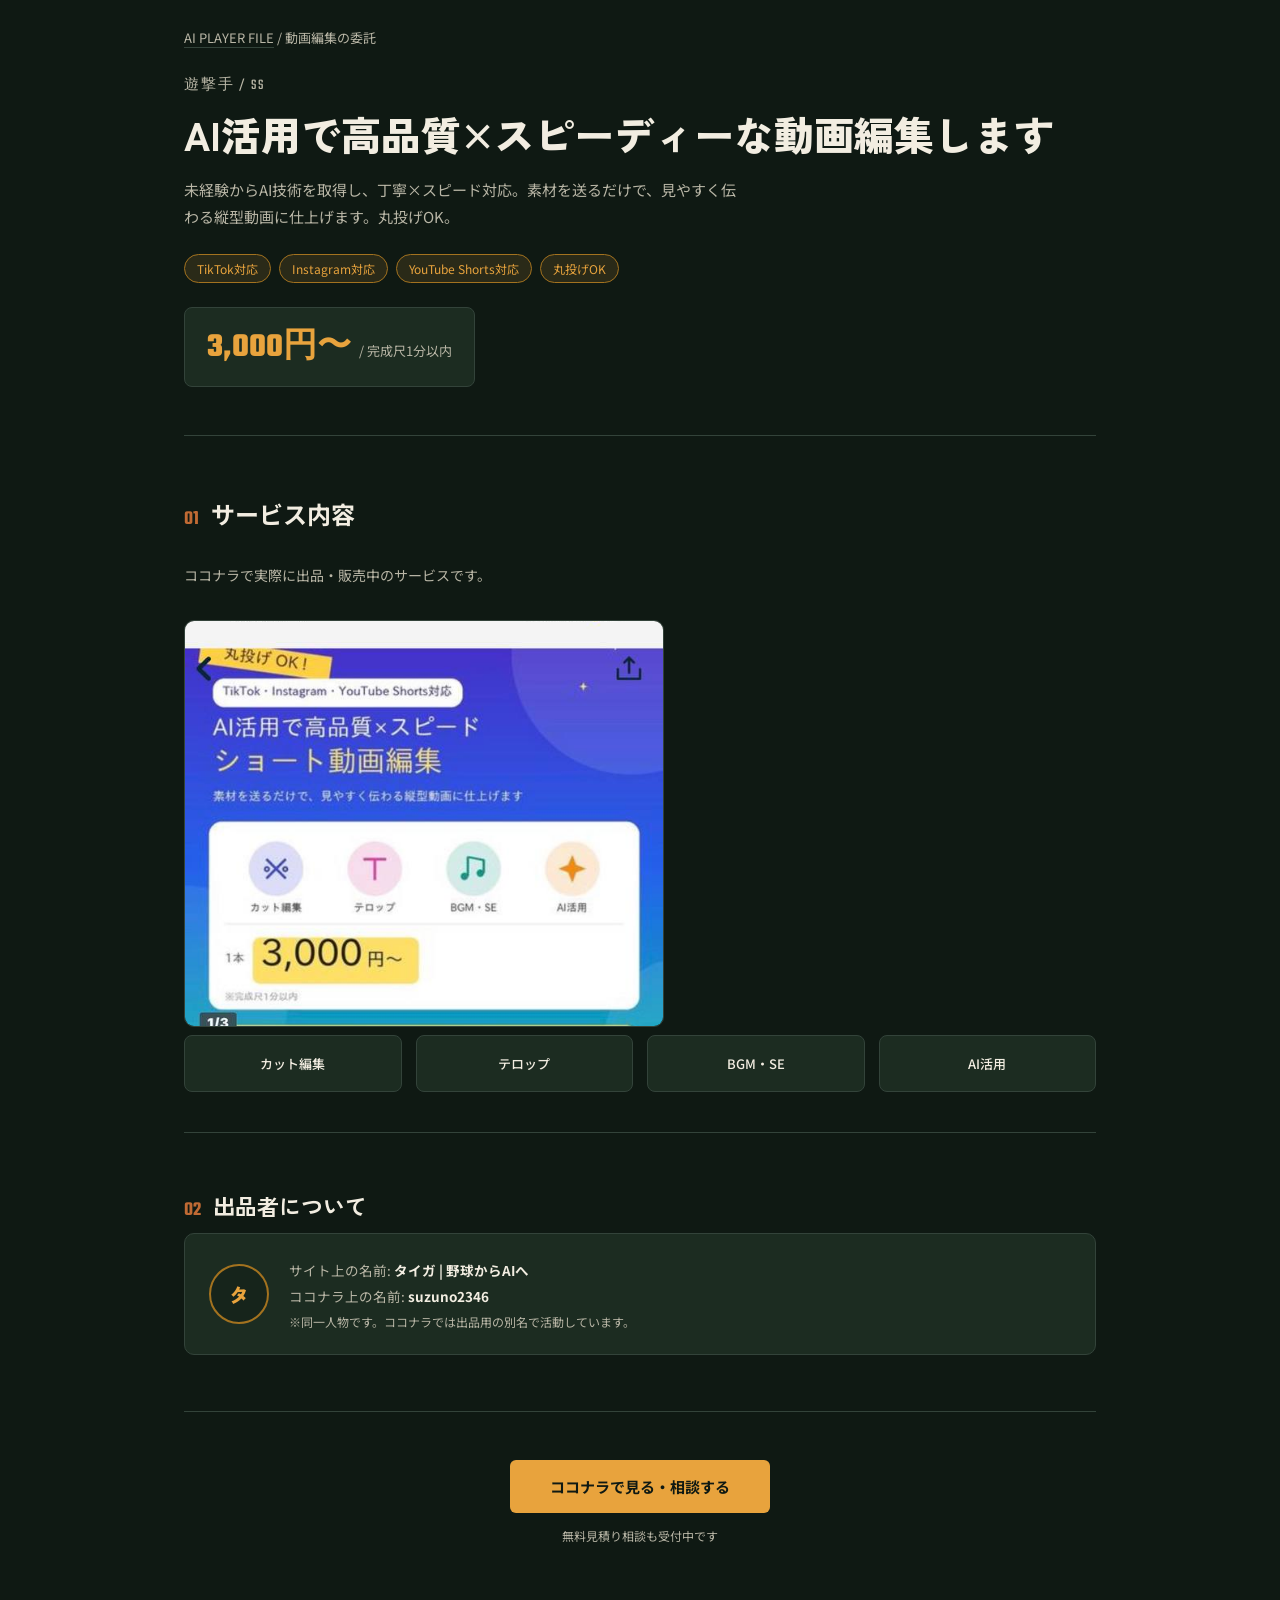
<file: video-edit.html>
<!DOCTYPE html>
<html lang="ja">
<head>
<meta charset="UTF-8">
<meta name="viewport" content="width=device-width, initial-scale=1.0">
<title>動画編集の委託 | AI PLAYER FILE</title>
<meta name="description" content="AI活用で高品質×スピーディーな動画編集を代行。TikTok・Instagram・YouTube Shorts対応、丸投げOK。3,000円〜。">
<meta property="og:type" content="website">
<meta property="og:title" content="動画編集の委託 | AI PLAYER FILE">
<meta property="og:description" content="AI活用で高品質×スピーディーな動画編集を代行。TikTok・Instagram・YouTube Shorts対応、丸投げOK。3,000円〜。">
<meta property="og:site_name" content="AI PLAYER FILE">
<meta property="og:locale" content="ja_JP">
<link rel="preconnect" href="https://fonts.googleapis.com">
<link rel="preconnect" href="https://fonts.gstatic.com" crossorigin>
<link href="https://fonts.googleapis.com/css2?family=Zen+Kaku+Gothic+New:wght@500;700;900&family=Noto+Sans+JP:wght@400;500;700&family=Teko:wght@500;600;700&display=swap" rel="stylesheet">
<link rel="stylesheet" href="styles.css">
<style>
  .breadcrumb {
    padding-top: 28px;
    font-size: 13px;
    color: var(--chalk-dim);
  }
  .breadcrumb a { color: var(--chalk-dim); text-decoration: none; border-bottom: 1px solid var(--line); }
  .breadcrumb a:hover { color: var(--amber); border-color: var(--amber-dim); }

  .detail-hero {
    padding: 28px 0 40px;
    border-bottom: 1px solid var(--line);
  }
  .detail-position {
    font-family: "Teko", sans-serif;
    font-size: 15px;
    letter-spacing: 2px;
    color: var(--chalk-dim);
    margin-bottom: 10px;
  }
  .detail-hero h1 {
    font-family: "Zen Kaku Gothic New", sans-serif;
    font-weight: 900;
    font-size: clamp(28px, 5vw, 40px);
    line-height: 1.4;
    margin: 0 0 14px;
    color: var(--chalk);
  }
  .detail-tagline {
    font-size: 15px;
    color: var(--chalk-dim);
    line-height: 1.8;
    max-width: 560px;
    margin: 0 0 24px;
  }
  .tag-row {
    display: flex;
    gap: 8px;
    flex-wrap: wrap;
    margin-bottom: 24px;
  }
  .tag {
    font-size: 12px;
    padding: 5px 12px;
    border-radius: 20px;
    background: rgba(232,163,61,0.12);
    color: var(--amber);
    border: 1px solid var(--amber-dim);
  }
  .price-box {
    display: inline-flex;
    align-items: baseline;
    gap: 8px;
    background: var(--panel);
    border: 1px solid var(--line);
    border-radius: 8px;
    padding: 14px 22px;
    margin-bottom: 8px;
  }
  .price-box .amount {
    font-family: "Teko", sans-serif;
    font-size: 34px;
    font-weight: 700;
    color: var(--amber);
  }
  .price-box .unit {
    font-size: 13px;
    color: var(--chalk-dim);
  }

  .gallery {
    padding: 40px 0;
    border-bottom: 1px solid var(--line);
  }
  .gallery img {
    width: 100%;
    max-width: 480px;
    display: block;
    border-radius: 10px;
    border: 1px solid var(--line);
  }

  .feature-grid {
    display: grid;
    grid-template-columns: repeat(4, 1fr);
    gap: 14px;
    margin-top: 8px;
  }
  @media (max-width: 640px) {
    .feature-grid { grid-template-columns: repeat(2, 1fr); }
  }
  .feature {
    background: var(--panel);
    border: 1px solid var(--line);
    border-radius: 8px;
    padding: 18px 14px;
    text-align: center;
  }
  .feature .label {
    font-size: 13px;
    color: var(--chalk);
    font-weight: 500;
  }

  .seller-box {
    display: flex;
    align-items: center;
    gap: 20px;
    background: var(--panel);
    border: 1px solid var(--line);
    border-radius: 10px;
    padding: 24px;
    flex-wrap: wrap;
  }
  .seller-photo {
    width: 60px;
    height: 60px;
    border-radius: 50%;
    background: var(--turf-2);
    border: 2px solid var(--amber-dim);
    flex-shrink: 0;
    display: flex;
    align-items: center;
    justify-content: center;
    font-family: "Zen Kaku Gothic New", sans-serif;
    font-size: 20px;
    font-weight: 900;
    color: var(--amber);
  }
  .seller-names { font-size: 13.5px; color: var(--chalk-dim); line-height: 1.9; }
  .seller-names b { color: var(--chalk); font-weight: 700; }
  .seller-note { font-size: 12px; color: var(--chalk-dim); margin-top: 4px; }

  .cta-final {
    padding: 48px 0 64px;
    text-align: center;
  }
  .buy-btn {
    display: inline-block;
    background: var(--amber);
    color: var(--turf);
    font-weight: 700;
    font-size: 15px;
    padding: 16px 40px;
    border-radius: 6px;
    text-decoration: none;
  }
  .buy-btn:hover { background: var(--chalk); }
  .cta-final .note { font-size: 12px; color: var(--chalk-dim); margin-top: 14px; }
</style>
</head>
<body>

<div class="wrap">

  <div class="breadcrumb"><a href="index.html">AI PLAYER FILE</a> / 動画編集の委託</div>

  <!-- HERO -->
  <div class="detail-hero">
    <div class="detail-position">遊撃手 / SS</div>
    <h1>AI活用で高品質×スピーディーな動画編集します</h1>
    <p class="detail-tagline">未経験からAI技術を取得し、丁寧×スピード対応。素材を送るだけで、見やすく伝わる縦型動画に仕上げます。丸投げOK。</p>

    <div class="tag-row">
      <span class="tag">TikTok対応</span>
      <span class="tag">Instagram対応</span>
      <span class="tag">YouTube Shorts対応</span>
      <span class="tag">丸投げOK</span>
    </div>

    <div class="price-box">
      <span class="amount">3,000円〜</span>
      <span class="unit">/ 完成尺1分以内</span>
    </div>
  </div>

  <!-- GALLERY -->
  <div class="gallery">
    <div class="section-head">
      <span class="section-num">01</span>
      <h2>サービス内容</h2>
    </div>
    <p class="section-desc">ココナラで実際に出品・販売中のサービスです。</p>
    <img src="video-edit-banner.png" alt="AI活用で高品質×スピーディーなショート動画編集 サービス紹介バナー">

    <div class="feature-grid">
      <div class="feature"><div class="label">カット編集</div></div>
      <div class="feature"><div class="label">テロップ</div></div>
      <div class="feature"><div class="label">BGM・SE</div></div>
      <div class="feature"><div class="label">AI活用</div></div>
    </div>
  </div>

  <!-- SELLER -->
  <div class="section">
    <div class="section-head">
      <span class="section-num">02</span>
      <h2>出品者について</h2>
    </div>
    <div class="seller-box">
      <div class="seller-photo">タ</div>
      <div>
        <div class="seller-names">
          サイト上の名前: <b>タイガ | 野球からAIへ</b><br>
          ココナラ上の名前: <b>suzuno2346</b>
        </div>
        <div class="seller-note">※同一人物です。ココナラでは出品用の別名で活動しています。</div>
      </div>
    </div>
  </div>

  <!-- FINAL CTA -->
  <div class="cta-final">
    <a class="buy-btn" href="https://coconala.com/services/4324706" id="coconala-link" target="_blank" rel="noopener">ココナラで見る・相談する</a>
    <div class="note">無料見積り相談も受付中です</div>
  </div>

</div>

</body>
</html>
</file>
<file: styles.css>
:root {
    --turf: #0f1913;
    --turf-2: #16241b;
    --panel: #1c2c21;
    --chalk: #f2ede1;
    --chalk-dim: #b9b6a6;
    --clay: #c06a34;
    --clay-dim: #8a4a24;
    --amber: #e8a33d;
    --amber-dim: #a3721f;
    --line: #33433a;
  }
  * { box-sizing: border-box; }
  html, body {
    margin: 0;
    padding: 0;
    background: var(--turf);
    color: var(--chalk);
    font-family: "Noto Sans JP", sans-serif;
  }
  .wrap {
    max-width: 960px;
    margin: 0 auto;
    padding: 0 24px;
  }

  /* HERO */
  .hero {
    padding: 72px 0 56px;
    border-bottom: 1px solid var(--line);
    position: relative;
  }
  .eyebrow {
    font-family: "Teko", sans-serif;
    font-size: 18px;
    letter-spacing: 6px;
    color: var(--amber);
    font-weight: 600;
    margin-bottom: 18px;
  }
  .hero h1 {
    font-family: "Zen Kaku Gothic New", sans-serif;
    font-weight: 900;
    font-size: clamp(34px, 6vw, 56px);
    line-height: 1.35;
    margin: 0 0 20px;
    color: var(--chalk);
  }
  .hero h1 .accent { color: var(--amber); }
  .hero p.lead {
    font-size: 16px;
    color: var(--chalk-dim);
    line-height: 1.9;
    max-width: 540px;
    margin: 0 0 8px;
  }
  .hero-meta {
    display: flex;
    gap: 28px;
    margin-top: 36px;
    flex-wrap: wrap;
  }
  .stat {
    font-family: "Teko", sans-serif;
  }
  .stat .n {
    font-size: 38px;
    font-weight: 700;
    color: var(--amber);
    line-height: 1;
  }
  .stat .l {
    font-size: 13px;
    color: var(--chalk-dim);
    letter-spacing: 2px;
    font-family: "Noto Sans JP", sans-serif;
  }

  /* SECTION LABEL */
  .section {
    padding: 56px 0;
    border-bottom: 1px solid var(--line);
  }
  .section-head {
    display: flex;
    align-items: baseline;
    gap: 12px;
    margin-bottom: 8px;
  }
  .section-num {
    font-family: "Teko", sans-serif;
    font-size: 20px;
    color: var(--clay);
    font-weight: 600;
  }
  .section h2 {
    font-family: "Zen Kaku Gothic New", sans-serif;
    font-size: 22px;
    font-weight: 700;
    margin: 0;
    color: var(--chalk);
  }
  .section-desc {
    color: var(--chalk-dim);
    font-size: 14px;
    line-height: 1.8;
    margin: 12px 0 32px;
    max-width: 560px;
  }

  /* ROSTER GRID */
  .roster {
    display: grid;
    grid-template-columns: repeat(2, 1fr);
    gap: 20px;
  }
  @media (max-width: 640px) {
    .roster { grid-template-columns: 1fr; }
  }
  .card {
    background: var(--panel);
    border: 1px solid var(--line);
    border-radius: 6px;
    padding: 24px;
    position: relative;
    overflow: hidden;
  }
  .card::before {
    content: "";
    position: absolute;
    left: 0; top: 0; bottom: 0;
    width: 4px;
    background: var(--clay);
  }
  .card.active::before { background: var(--amber); }
  .card-top {
    display: flex;
    justify-content: space-between;
    align-items: flex-start;
    margin-bottom: 14px;
  }
  .position {
    font-family: "Teko", sans-serif;
    font-size: 14px;
    letter-spacing: 2px;
    color: var(--chalk-dim);
  }
  .badge {
    font-size: 11px;
    padding: 3px 10px;
    border-radius: 20px;
    font-weight: 500;
    white-space: nowrap;
  }
  .badge.done { background: rgba(232,163,61,0.15); color: var(--amber); border: 1px solid var(--amber-dim); }
  .badge.dev { background: rgba(192,106,52,0.15); color: var(--clay); border: 1px solid var(--clay-dim); }
  .card h3 {
    font-family: "Zen Kaku Gothic New", sans-serif;
    font-size: 19px;
    font-weight: 700;
    margin: 0 0 10px;
    color: var(--chalk);
  }
  .card p {
    font-size: 13.5px;
    color: var(--chalk-dim);
    line-height: 1.8;
    margin: 0 0 16px;
  }

  .card-link {
    display: inline-block;
    margin-top: 16px;
    font-size: 12.5px;
    color: var(--amber);
    text-decoration: none;
    border-bottom: 1px solid var(--amber-dim);
    padding-bottom: 2px;
  }
  .card-link:hover { color: var(--chalk); border-color: var(--chalk-dim); }

  /* DIAMOND PROGRESS */
  .diamond-row {
    display: flex;
    align-items: center;
    gap: 10px;
  }
  .diamond {
    width: 46px;
    height: 46px;
    flex-shrink: 0;
  }
  .diamond-label {
    font-size: 11px;
    color: var(--chalk-dim);
    letter-spacing: 1px;
  }

  /* CTA / PROFILE */
  .cta {
    padding: 56px 0;
    border-bottom: 1px solid var(--line);
  }
  .cta-inner {
    background: var(--panel);
    border: 1px solid var(--line);
    border-radius: 10px;
    padding: 36px;
    display: flex;
    align-items: center;
    gap: 28px;
    flex-wrap: wrap;
  }
  .cta-photo {
    width: 84px;
    height: 84px;
    border-radius: 50%;
    background: var(--turf-2);
    border: 2px solid var(--amber-dim);
    flex-shrink: 0;
    display: flex;
    align-items: center;
    justify-content: center;
    font-family: "Zen Kaku Gothic New", sans-serif;
    font-size: 28px;
    font-weight: 900;
    color: var(--amber);
  }
  .cta-body {
    flex: 1;
    min-width: 220px;
  }
  .cta-name {
    font-family: "Zen Kaku Gothic New", sans-serif;
    font-size: 20px;
    font-weight: 700;
    color: var(--chalk);
    margin: 0 0 6px;
  }
  .cta-desc {
    font-size: 13.5px;
    color: var(--chalk-dim);
    line-height: 1.8;
    margin: 0 0 18px;
    max-width: 480px;
  }
  .cta-links {
    display: flex;
    gap: 12px;
    flex-wrap: wrap;
  }
  .cta-link {
    display: inline-flex;
    align-items: center;
    gap: 8px;
    padding: 10px 18px;
    border-radius: 6px;
    border: 1px solid var(--line);
    background: var(--turf-2);
    color: var(--chalk);
    text-decoration: none;
    font-size: 13.5px;
    font-weight: 500;
    transition: border-color 0.2s, color 0.2s;
  }
  .cta-link:hover {
    border-color: var(--amber-dim);
    color: var(--amber);
  }
  .cta-link svg {
    width: 16px;
    height: 16px;
    flex-shrink: 0;
  }
  .cta-link.soon {
    opacity: 0.55;
    pointer-events: none;
  }

  /* FOOTER */
  .footer {
    padding: 48px 0 64px;
    text-align: center;
  }
  .footer .catch {
    font-family: "Zen Kaku Gothic New", sans-serif;
    font-size: 20px;
    font-weight: 700;
    color: var(--chalk);
    margin-bottom: 8px;
  }
  .footer .sub {
    font-size: 13px;
    color: var(--chalk-dim);
  }
</file>
